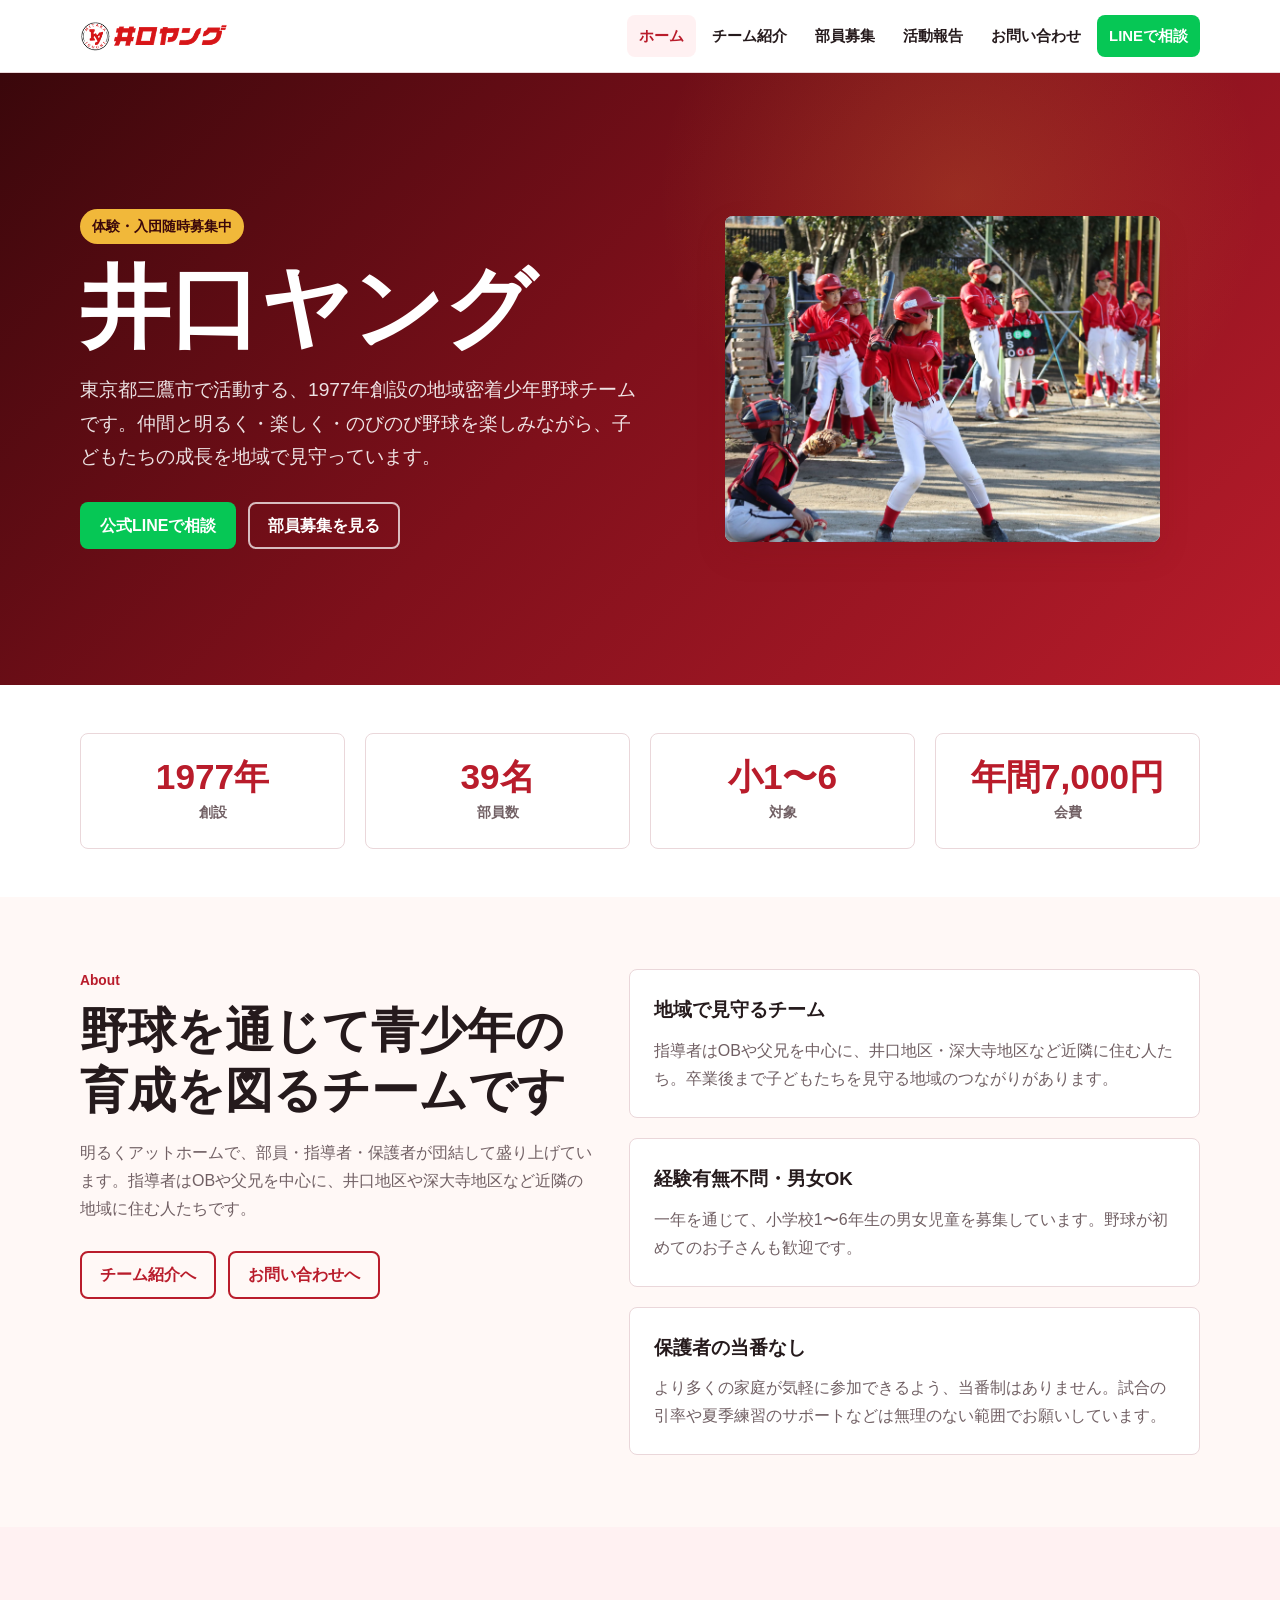
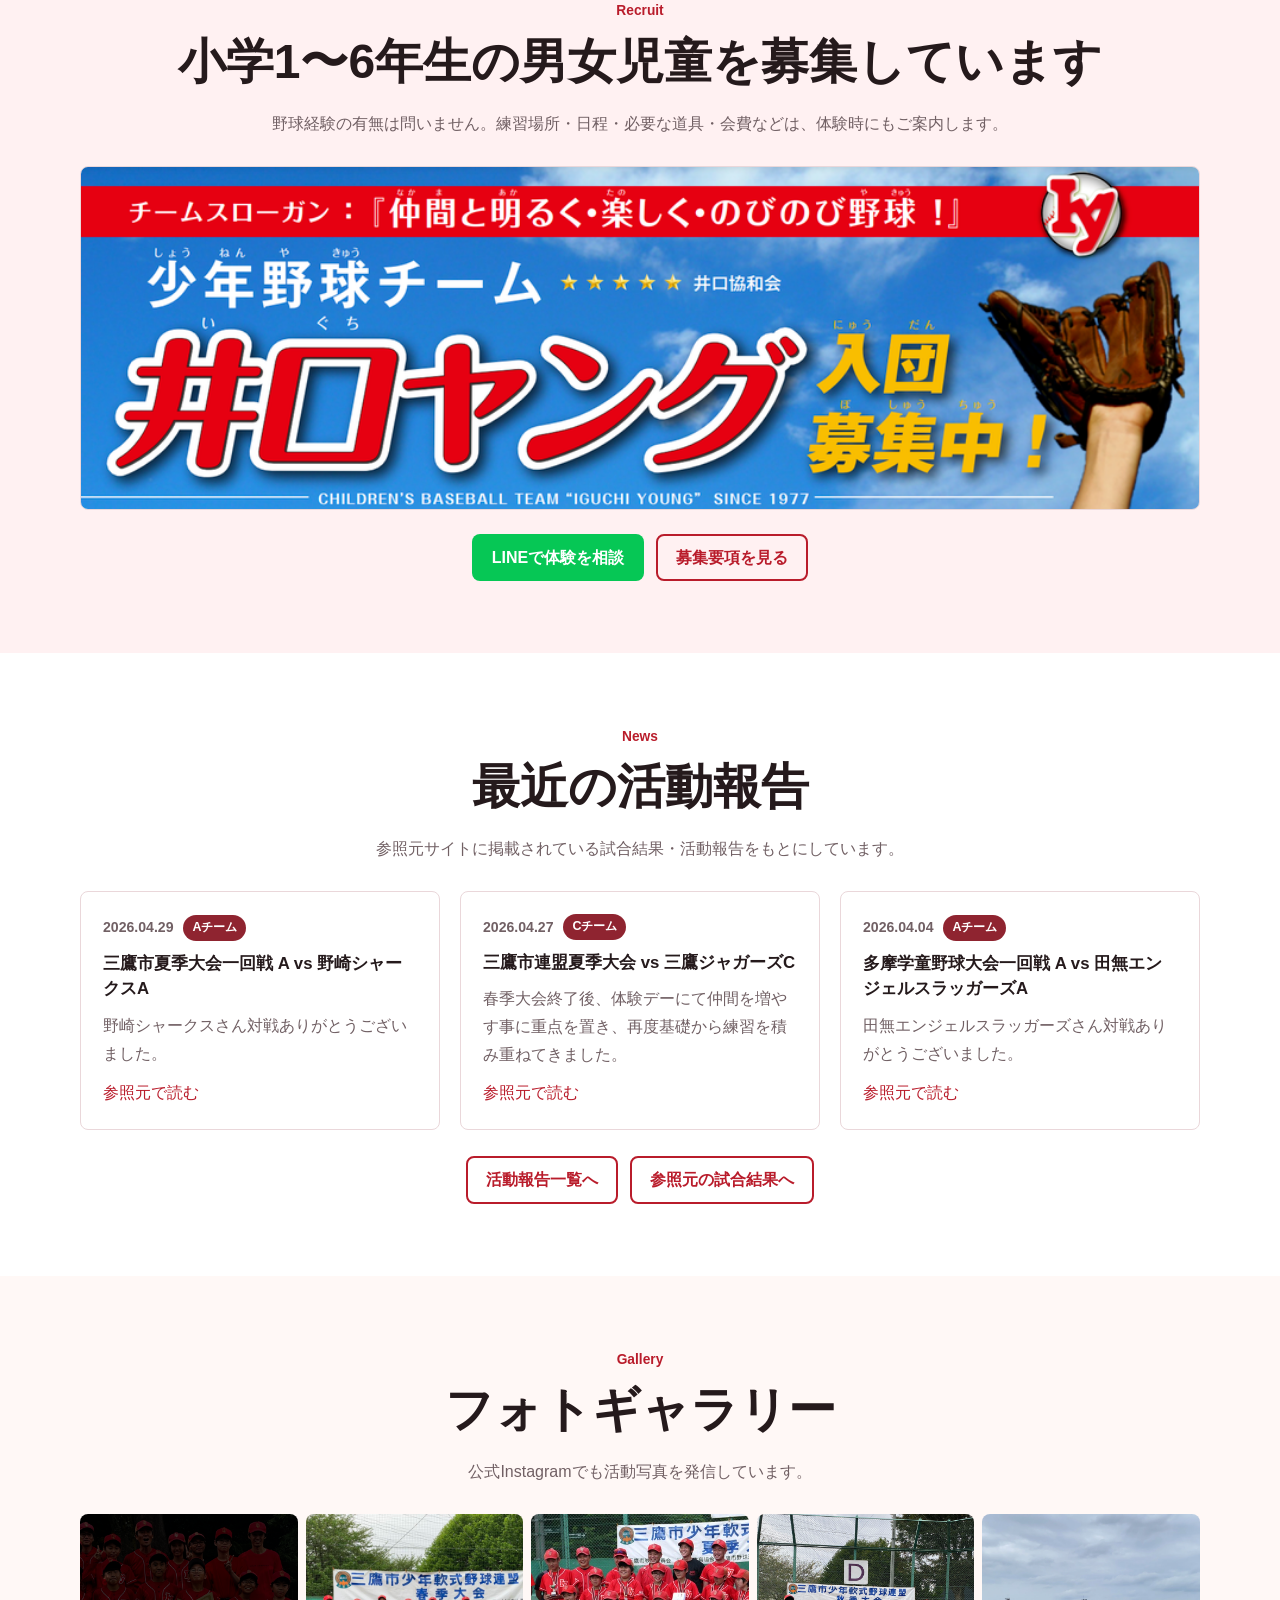
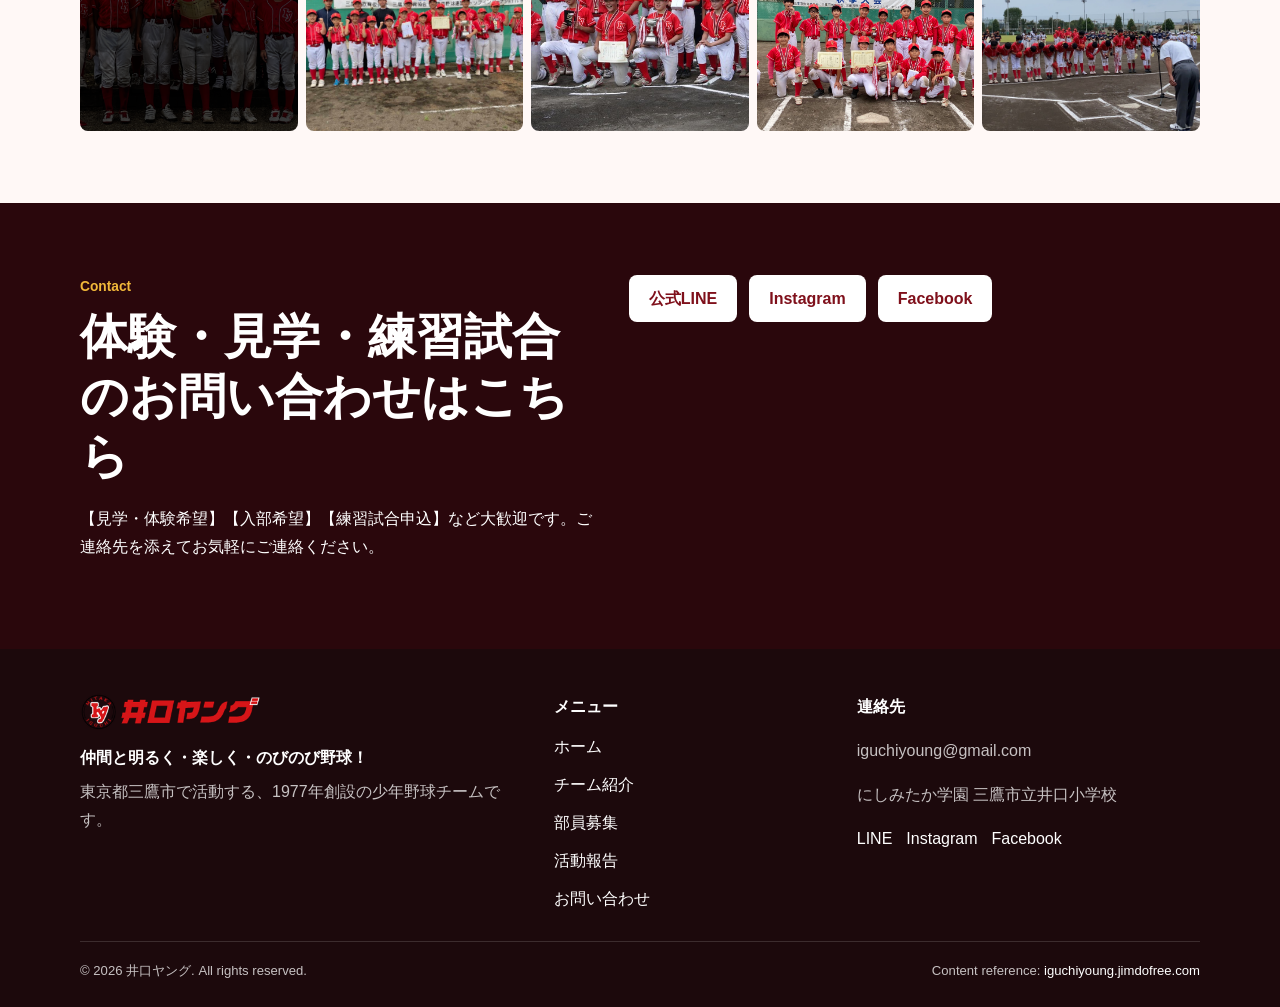
<file: index.html>
<!doctype html>
<html lang="ja">
<head>
  <meta charset="utf-8">
  <meta name="viewport" content="width=device-width, initial-scale=1">
  <title>井口ヤング｜東京都三鷹市の少年野球チーム</title>
  <meta name="description" content="井口ヤングは東京都三鷹市で活動する少年野球チームです。体験・入団は随時受付中。公式LINE、Instagram、Facebookのリンクも掲載しています。">
  <meta property="og:title" content="井口ヤング｜東京都三鷹市の少年野球チーム">
  <meta property="og:description" content="仲間と明るく・楽しく・のびのび野球！体験・入団は随時受付中です。">
  <meta property="og:image" content="images/hero.jpg">
  <meta property="og:type" content="website">
  <link rel="stylesheet" href="css/style.css">
</head>
<body data-page="home">
  <header id="site-header" class="site-header"></header>

  <main>
    <section class="hero">
      <div class="hero-layout">
        <div class="hero-copy">
          <span class="hero-kicker">体験・入団随時募集中</span>
          <h1>井口ヤング</h1>
          <p>東京都三鷹市で活動する、1977年創設の地域密着少年野球チームです。仲間と明るく・楽しく・のびのび野球を楽しみながら、子どもたちの成長を地域で見守っています。</p>
          <div class="hero-actions">
            <a class="button button-primary" href="https://lin.ee/oZJ19DI" data-line-href>公式LINEで相談</a>
            <a class="button button-secondary" href="recruit.html">部員募集を見る</a>
          </div>
        </div>
        <figure class="hero-media">
          <img src="images/hero.jpg" alt="井口ヤングの活動写真">
        </figure>
      </div>
    </section>

    <section class="section-tight band-white">
      <div class="container">
        <div id="stats-grid" class="grid grid-4"></div>
      </div>
    </section>

    <section class="section">
      <div class="container split">
        <div>
          <p class="eyebrow">About</p>
          <h2 class="section-title">野球を通じて青少年の育成を図るチームです</h2>
          <p class="section-lead">明るくアットホームで、部員・指導者・保護者が団結して盛り上げています。指導者はOBや父兄を中心に、井口地区や深大寺地区など近隣の地域に住む人たちです。</p>
          <div class="action-row">
            <a class="button button-outline" href="team.html">チーム紹介へ</a>
            <a class="button button-outline" href="contact.html">お問い合わせへ</a>
          </div>
        </div>
        <div id="home-highlights" class="grid"></div>
      </div>
    </section>

    <section class="section band-green">
      <div class="container">
        <div class="center">
          <p class="eyebrow">Recruit</p>
          <h2 class="section-title">小学1〜6年生の男女児童を募集しています</h2>
          <p class="section-lead">野球経験の有無は問いません。練習場所・日程・必要な道具・会費などは、体験時にもご案内します。</p>
        </div>
        <img class="recruit-banner" src="images/recruit-banner.png" alt="三鷹市少年野球チーム 井口ヤング 入団募集中">
        <div class="action-row" style="justify-content:center;margin-top:24px">
          <a class="button button-primary" href="https://lin.ee/oZJ19DI" data-line-href>LINEで体験を相談</a>
          <a class="button button-outline" href="recruit.html">募集要項を見る</a>
        </div>
      </div>
    </section>

    <section class="section band-white">
      <div class="container">
        <div class="center">
          <p class="eyebrow">News</p>
          <h2 class="section-title">最近の活動報告</h2>
          <p class="section-lead">参照元サイトに掲載されている試合結果・活動報告をもとにしています。</p>
        </div>
        <div id="recent-posts" class="grid grid-3"></div>
        <div class="action-row" style="justify-content:center;margin-top:26px">
          <a class="button button-outline" href="news.html">活動報告一覧へ</a>
          <a class="button button-outline" href="https://iguchiyoung.jimdofree.com/試合結果/" target="_blank" rel="noopener">参照元の試合結果へ</a>
        </div>
      </div>
    </section>

    <section class="section">
      <div class="container">
        <div class="center">
          <p class="eyebrow">Gallery</p>
          <h2 class="section-title">フォトギャラリー</h2>
          <p class="section-lead">公式Instagramでも活動写真を発信しています。</p>
        </div>
        <div id="gallery-grid" class="gallery-grid"></div>
      </div>
    </section>

    <section class="section band-dark">
      <div class="container split">
        <div>
          <p class="eyebrow" style="color:#f1b83a">Contact</p>
          <h2 class="section-title">体験・見学・練習試合のお問い合わせはこちら</h2>
          <p>【見学・体験希望】【入部希望】【練習試合申込】など大歓迎です。ご連絡先を添えてお気軽にご連絡ください。</p>
        </div>
        <div class="action-row">
          <a class="button button-light" href="https://lin.ee/oZJ19DI" data-line-href>公式LINE</a>
          <a class="button button-light" href="https://www.instagram.com/iguchiyoung/" data-instagram-href>Instagram</a>
          <a class="button button-light" href="https://www.facebook.com/iguchiyoung" data-facebook-href>Facebook</a>
        </div>
      </div>
    </section>
  </main>

  <footer id="site-footer" class="site-footer"></footer>
  <a class="floating-line" href="https://lin.ee/oZJ19DI" data-line-href>LINEで相談</a>

  <script src="config.js"></script>
  <script src="js/components.js"></script>
  <script src="js/main.js"></script>
</body>
</html>
</file>
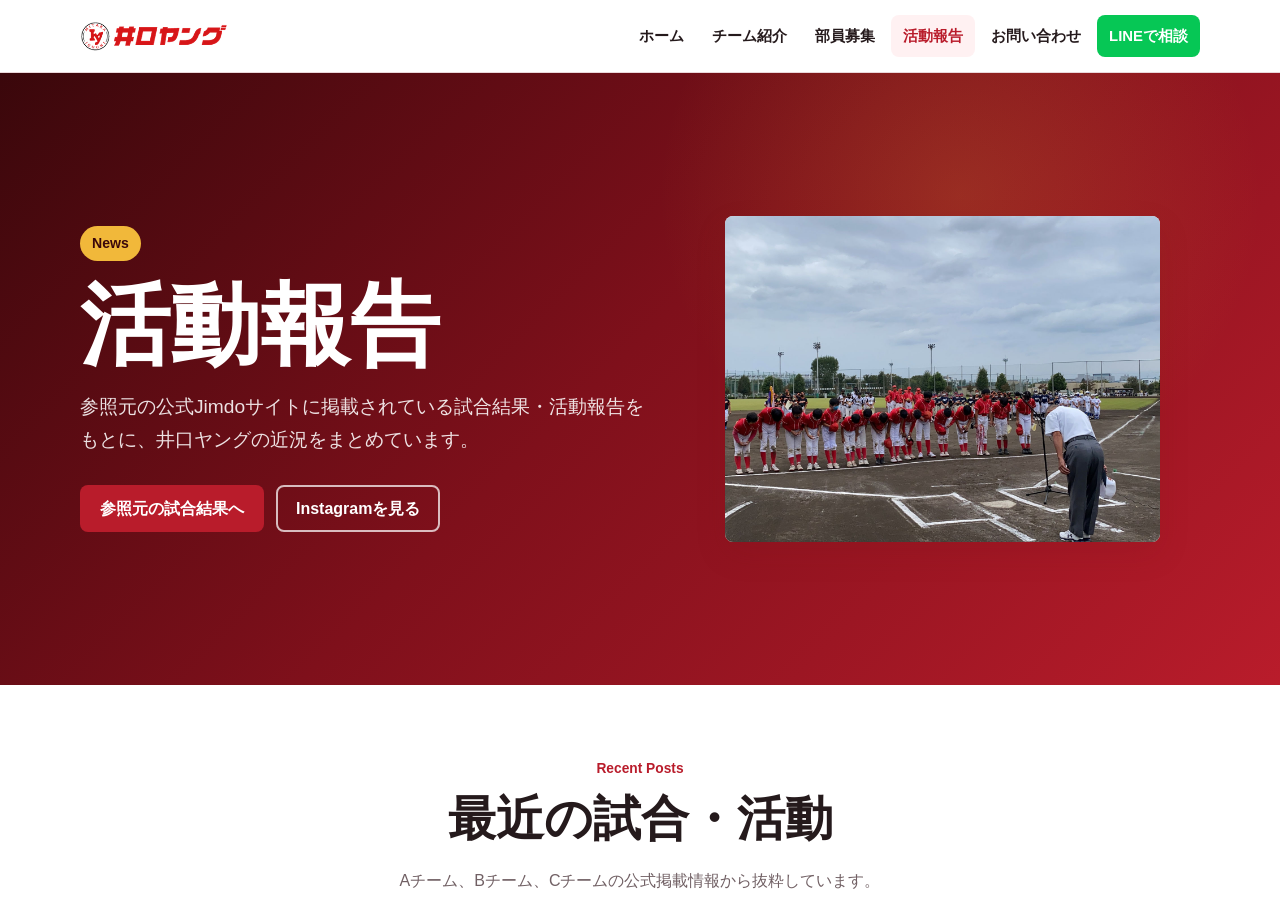
<file: news/index.html>
<!doctype html>
<html lang="ja">
<head>
  <meta charset="utf-8">
  <meta name="viewport" content="width=device-width, initial-scale=1">
  <title>活動報告｜井口ヤング</title>
  <meta http-equiv="refresh" content="0; url=../news.html">
  <link rel="canonical" href="../news.html">
</head>
<body>
  <p><a href="../news.html">活動報告ページへ移動します</a></p>
</body>
</html>
</file>
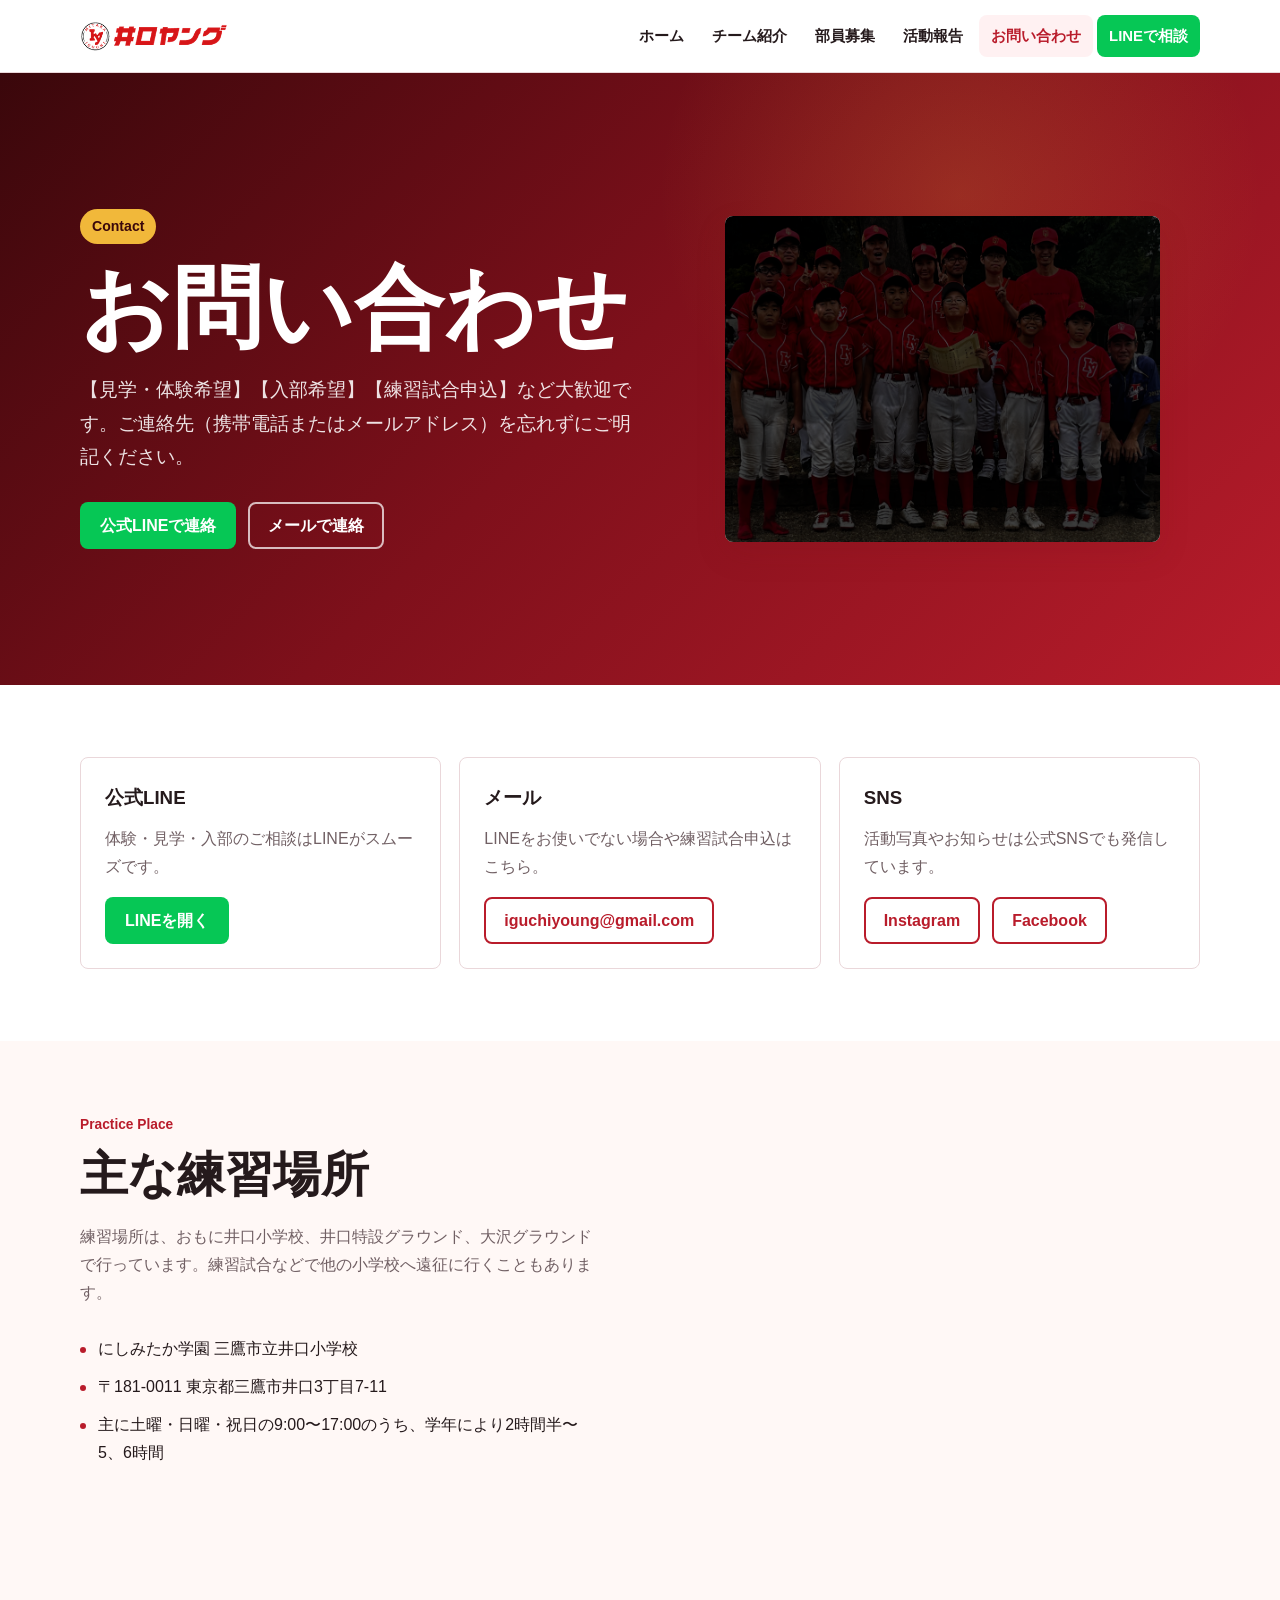
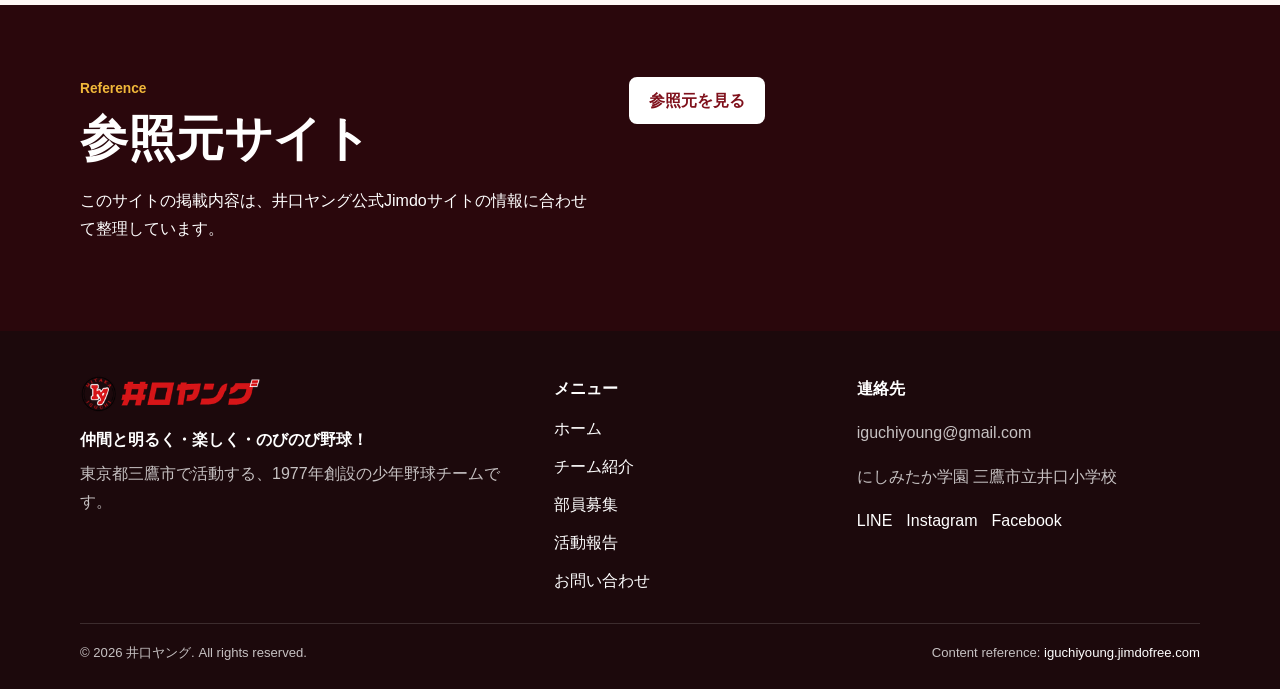
<file: contact.html>
<!doctype html>
<html lang="ja">
<head>
  <meta charset="utf-8">
  <meta name="viewport" content="width=device-width, initial-scale=1">
  <title>お問い合わせ｜井口ヤング</title>
  <meta name="description" content="井口ヤングへの見学・体験希望、入部希望、練習試合申込などのお問い合わせはこちら。公式LINE、メール、Instagram、Facebookのリンクを掲載しています。">
  <link rel="stylesheet" href="css/style.css">
</head>
<body data-page="contact">
  <header id="site-header" class="site-header"></header>

  <main>
    <section class="hero">
      <div class="hero-layout">
        <div class="hero-copy">
          <span class="hero-kicker">Contact</span>
          <h1>お問い合わせ</h1>
          <p>【見学・体験希望】【入部希望】【練習試合申込】など大歓迎です。ご連絡先（携帯電話またはメールアドレス）を忘れずにご明記ください。</p>
          <div class="hero-actions">
            <a class="button button-primary" href="https://lin.ee/oZJ19DI" data-line-href>公式LINEで連絡</a>
            <a class="button button-secondary" href="mailto:iguchiyoung@gmail.com" data-email-href>メールで連絡</a>
          </div>
        </div>
        <figure class="hero-media">
          <img src="images/gallery-1.png" alt="井口ヤングの活動写真">
        </figure>
      </div>
    </section>

    <section class="section band-white">
      <div class="container">
        <div class="contact-grid">
          <article class="contact-card">
            <h3>公式LINE</h3>
            <p>体験・見学・入部のご相談はLINEがスムーズです。</p>
            <p style="margin-top:16px"><a class="button button-primary" href="https://lin.ee/oZJ19DI" data-line-href>LINEを開く</a></p>
          </article>
          <article class="contact-card">
            <h3>メール</h3>
            <p>LINEをお使いでない場合や練習試合申込はこちら。</p>
            <p style="margin-top:16px"><a class="button button-outline" href="mailto:iguchiyoung@gmail.com" data-email-href>iguchiyoung@gmail.com</a></p>
          </article>
          <article class="contact-card">
            <h3>SNS</h3>
            <p>活動写真やお知らせは公式SNSでも発信しています。</p>
            <div class="action-row" style="margin-top:16px">
              <a class="button button-outline" href="https://www.instagram.com/iguchiyoung/" data-instagram-href>Instagram</a>
              <a class="button button-outline" href="https://www.facebook.com/iguchiyoung" data-facebook-href>Facebook</a>
            </div>
          </article>
        </div>
      </div>
    </section>

    <section class="section">
      <div class="container split">
        <div>
          <p class="eyebrow">Practice Place</p>
          <h2 class="section-title">主な練習場所</h2>
          <p class="section-lead">練習場所は、おもに井口小学校、井口特設グラウンド、大沢グラウンドで行っています。練習試合などで他の小学校へ遠征に行くこともあります。</p>
          <ul class="plain-list">
            <li>にしみたか学園 三鷹市立井口小学校</li>
            <li>〒181-0011 東京都三鷹市井口3丁目7-11</li>
            <li>主に土曜・日曜・祝日の9:00〜17:00のうち、学年により2時間半〜5、6時間</li>
          </ul>
        </div>
        <iframe class="map-embed" src="https://www.google.com/maps/d/embed?mid=1Nne67s7f1LM7ZQeRgocyUab9JFI&amp;hl=ja&amp;ehbc=2E312F" title="井口ヤングの練習場所マップ"></iframe>
      </div>
    </section>

    <section class="section band-dark">
      <div class="container split">
        <div>
          <p class="eyebrow" style="color:#f1b83a">Reference</p>
          <h2 class="section-title">参照元サイト</h2>
          <p>このサイトの掲載内容は、井口ヤング公式Jimdoサイトの情報に合わせて整理しています。</p>
        </div>
        <div class="action-row">
          <a class="button button-light" href="https://iguchiyoung.jimdofree.com/" target="_blank" rel="noopener">参照元を見る</a>
        </div>
      </div>
    </section>
  </main>

  <footer id="site-footer" class="site-footer"></footer>
  <a class="floating-line" href="https://lin.ee/oZJ19DI" data-line-href>LINEで相談</a>

  <script src="config.js"></script>
  <script src="js/components.js"></script>
  <script src="js/main.js"></script>
</body>
</html>
</file>
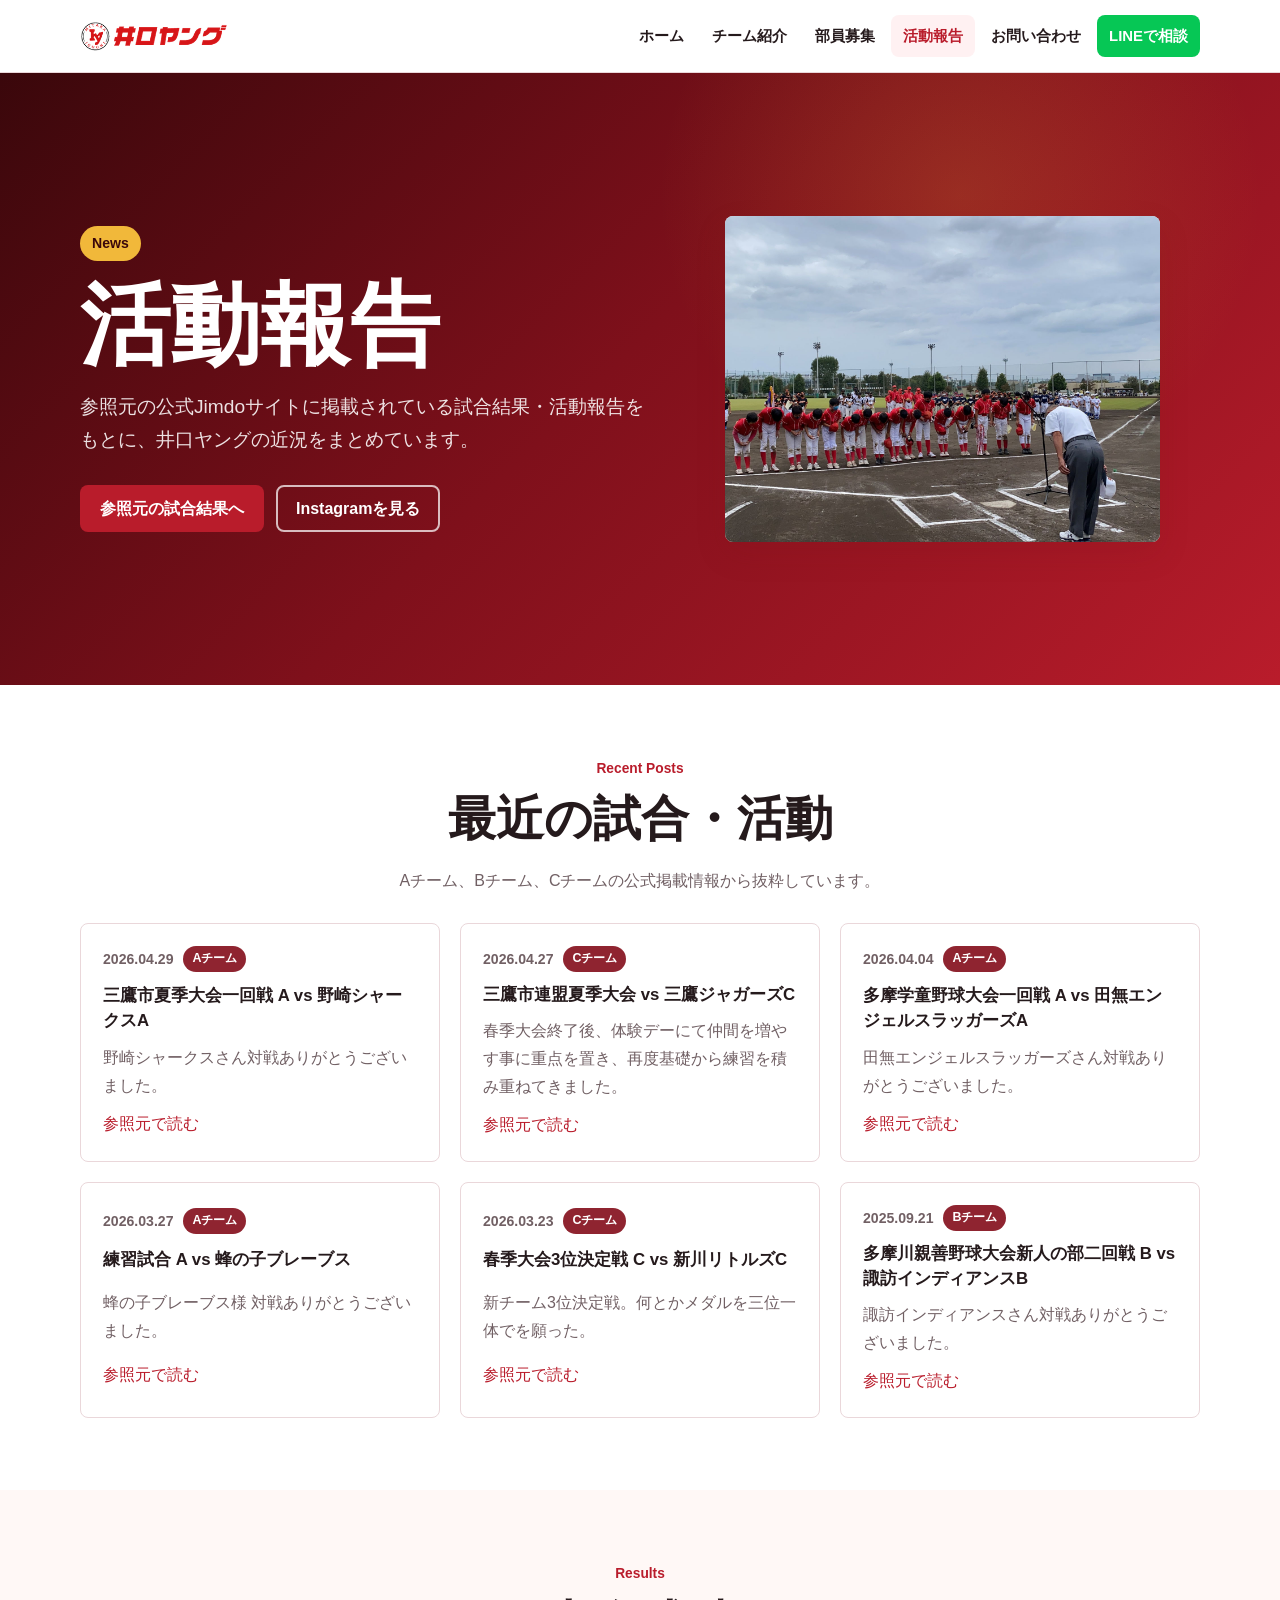
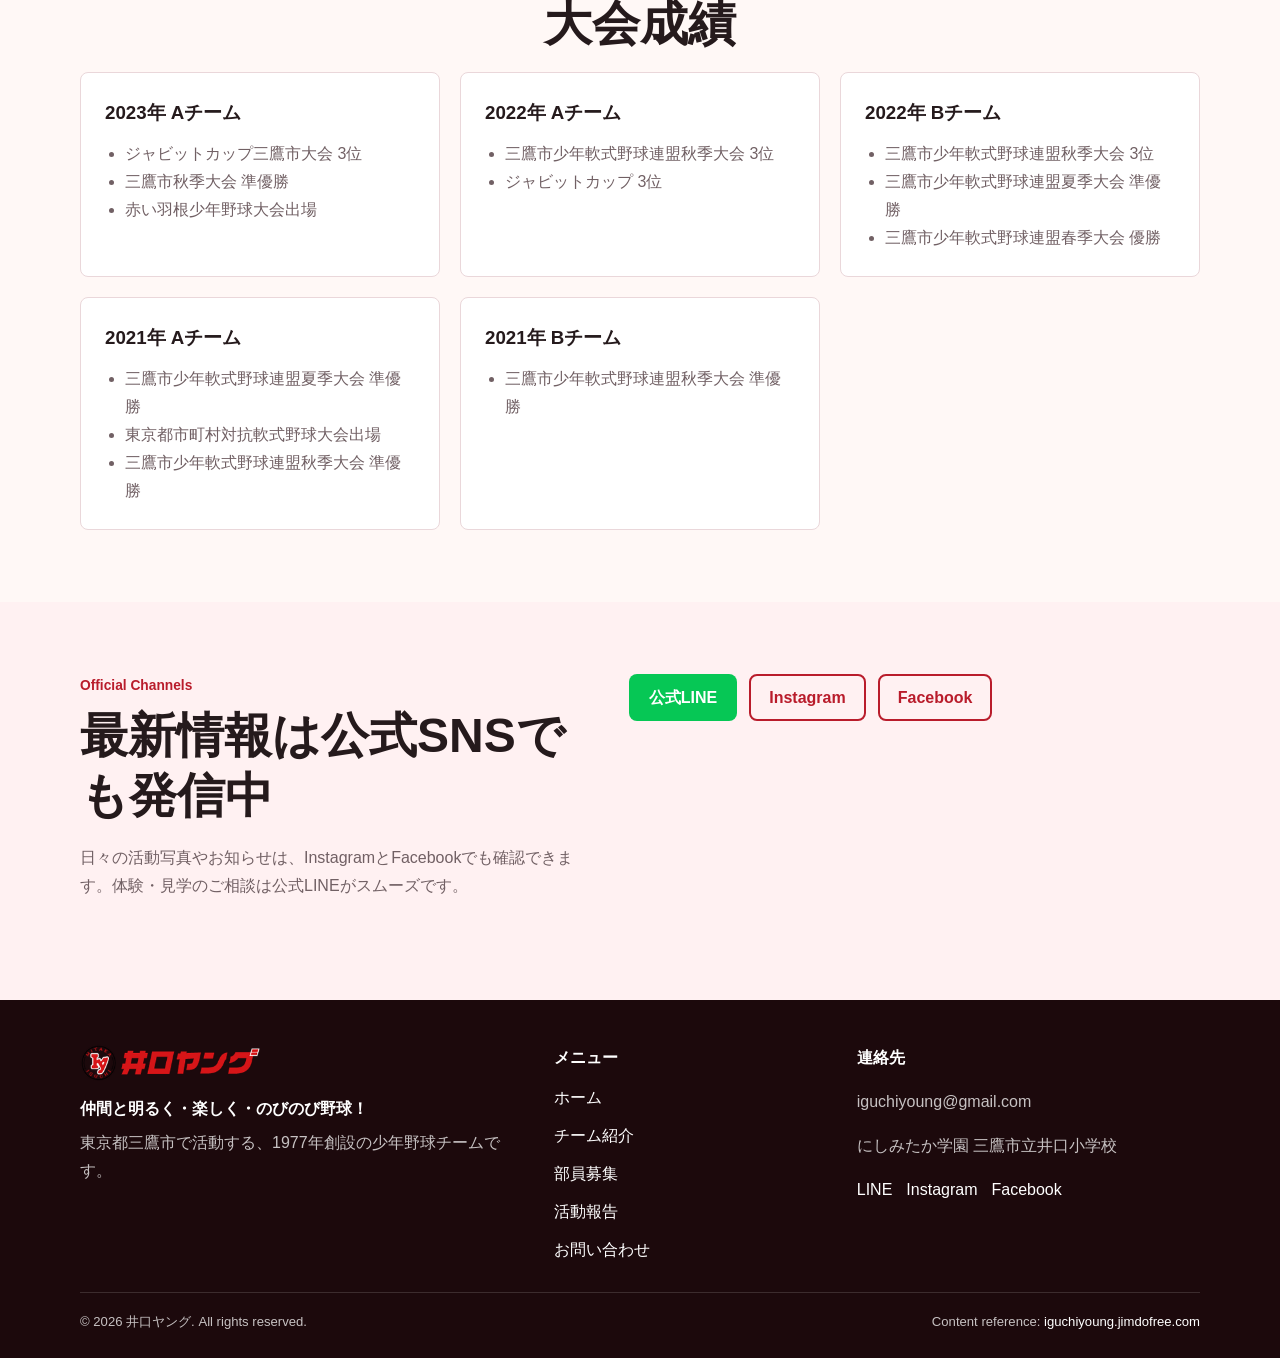
<file: news.html>
<!doctype html>
<html lang="ja">
<head>
  <meta charset="utf-8">
  <meta name="viewport" content="width=device-width, initial-scale=1">
  <title>活動報告｜井口ヤング</title>
  <meta name="description" content="井口ヤングの活動報告・試合結果・大会成績を、参照元の公式Jimdoサイト情報に合わせて掲載しています。">
  <link rel="stylesheet" href="css/style.css">
</head>
<body data-page="news">
  <header id="site-header" class="site-header"></header>

  <main>
    <section class="hero">
      <div class="hero-layout">
        <div class="hero-copy">
          <span class="hero-kicker">News</span>
          <h1>活動報告</h1>
          <p>参照元の公式Jimdoサイトに掲載されている試合結果・活動報告をもとに、井口ヤングの近況をまとめています。</p>
          <div class="hero-actions">
            <a class="button button-primary" href="https://iguchiyoung.jimdofree.com/試合結果/" target="_blank" rel="noopener">参照元の試合結果へ</a>
            <a class="button button-secondary" href="https://www.instagram.com/iguchiyoung/" data-instagram-href>Instagramを見る</a>
          </div>
        </div>
        <figure class="hero-media">
          <img src="images/gallery-5.jpg" alt="井口ヤングの集合写真">
        </figure>
      </div>
    </section>

    <section class="section band-white">
      <div class="container">
        <div class="center">
          <p class="eyebrow">Recent Posts</p>
          <h2 class="section-title">最近の試合・活動</h2>
          <p class="section-lead">Aチーム、Bチーム、Cチームの公式掲載情報から抜粋しています。</p>
        </div>
        <div id="news-list" class="grid grid-3"></div>
      </div>
    </section>

    <section class="section">
      <div class="container">
        <div class="center">
          <p class="eyebrow">Results</p>
          <h2 class="section-title">大会成績</h2>
        </div>
        <div id="achievements-list" class="grid grid-3"></div>
      </div>
    </section>

    <section class="section band-green">
      <div class="container split">
        <div>
          <p class="eyebrow">Official Channels</p>
          <h2 class="section-title">最新情報は公式SNSでも発信中</h2>
          <p class="section-lead">日々の活動写真やお知らせは、InstagramとFacebookでも確認できます。体験・見学のご相談は公式LINEがスムーズです。</p>
        </div>
        <div class="action-row">
          <a class="button button-primary" href="https://lin.ee/oZJ19DI" data-line-href>公式LINE</a>
          <a class="button button-outline" href="https://www.instagram.com/iguchiyoung/" data-instagram-href>Instagram</a>
          <a class="button button-outline" href="https://www.facebook.com/iguchiyoung" data-facebook-href>Facebook</a>
        </div>
      </div>
    </section>
  </main>

  <footer id="site-footer" class="site-footer"></footer>
  <a class="floating-line" href="https://lin.ee/oZJ19DI" data-line-href>LINEで相談</a>

  <script src="config.js"></script>
  <script src="js/components.js"></script>
  <script src="js/main.js"></script>
</body>
</html>
</file>
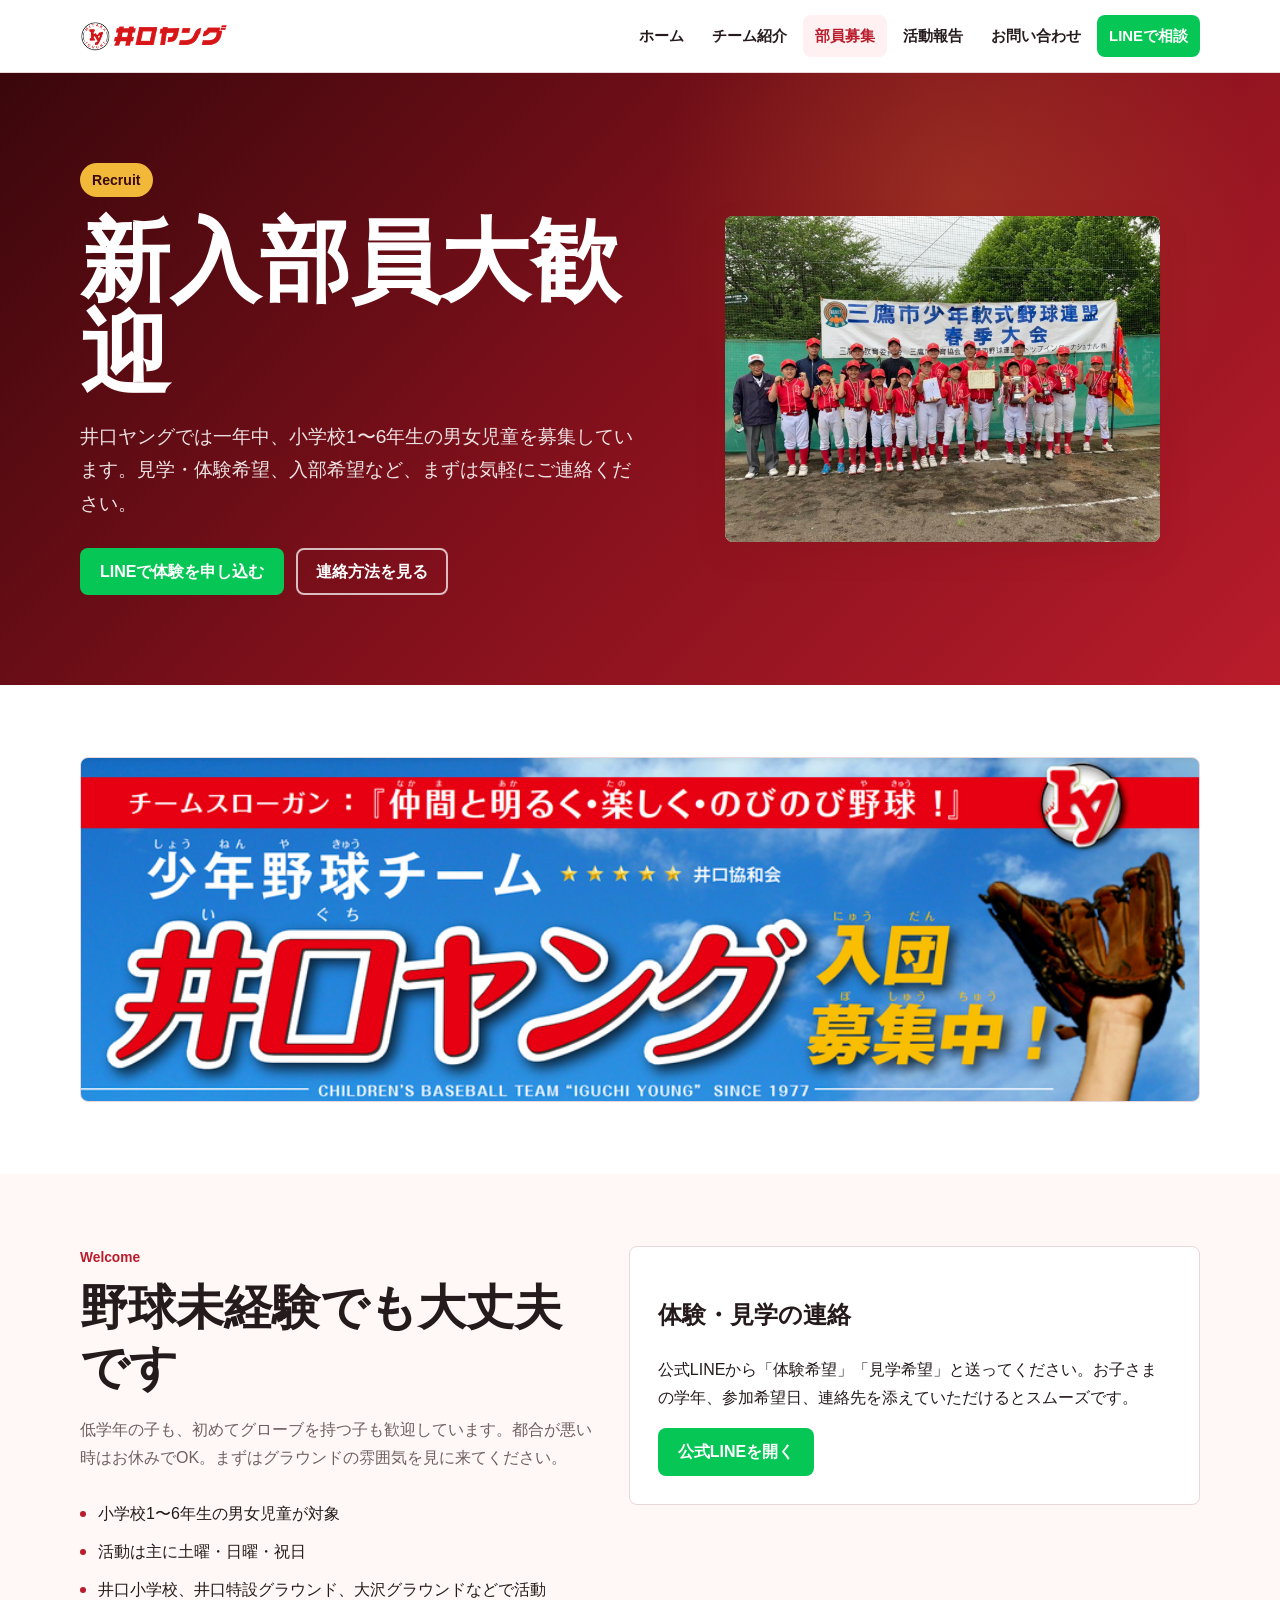
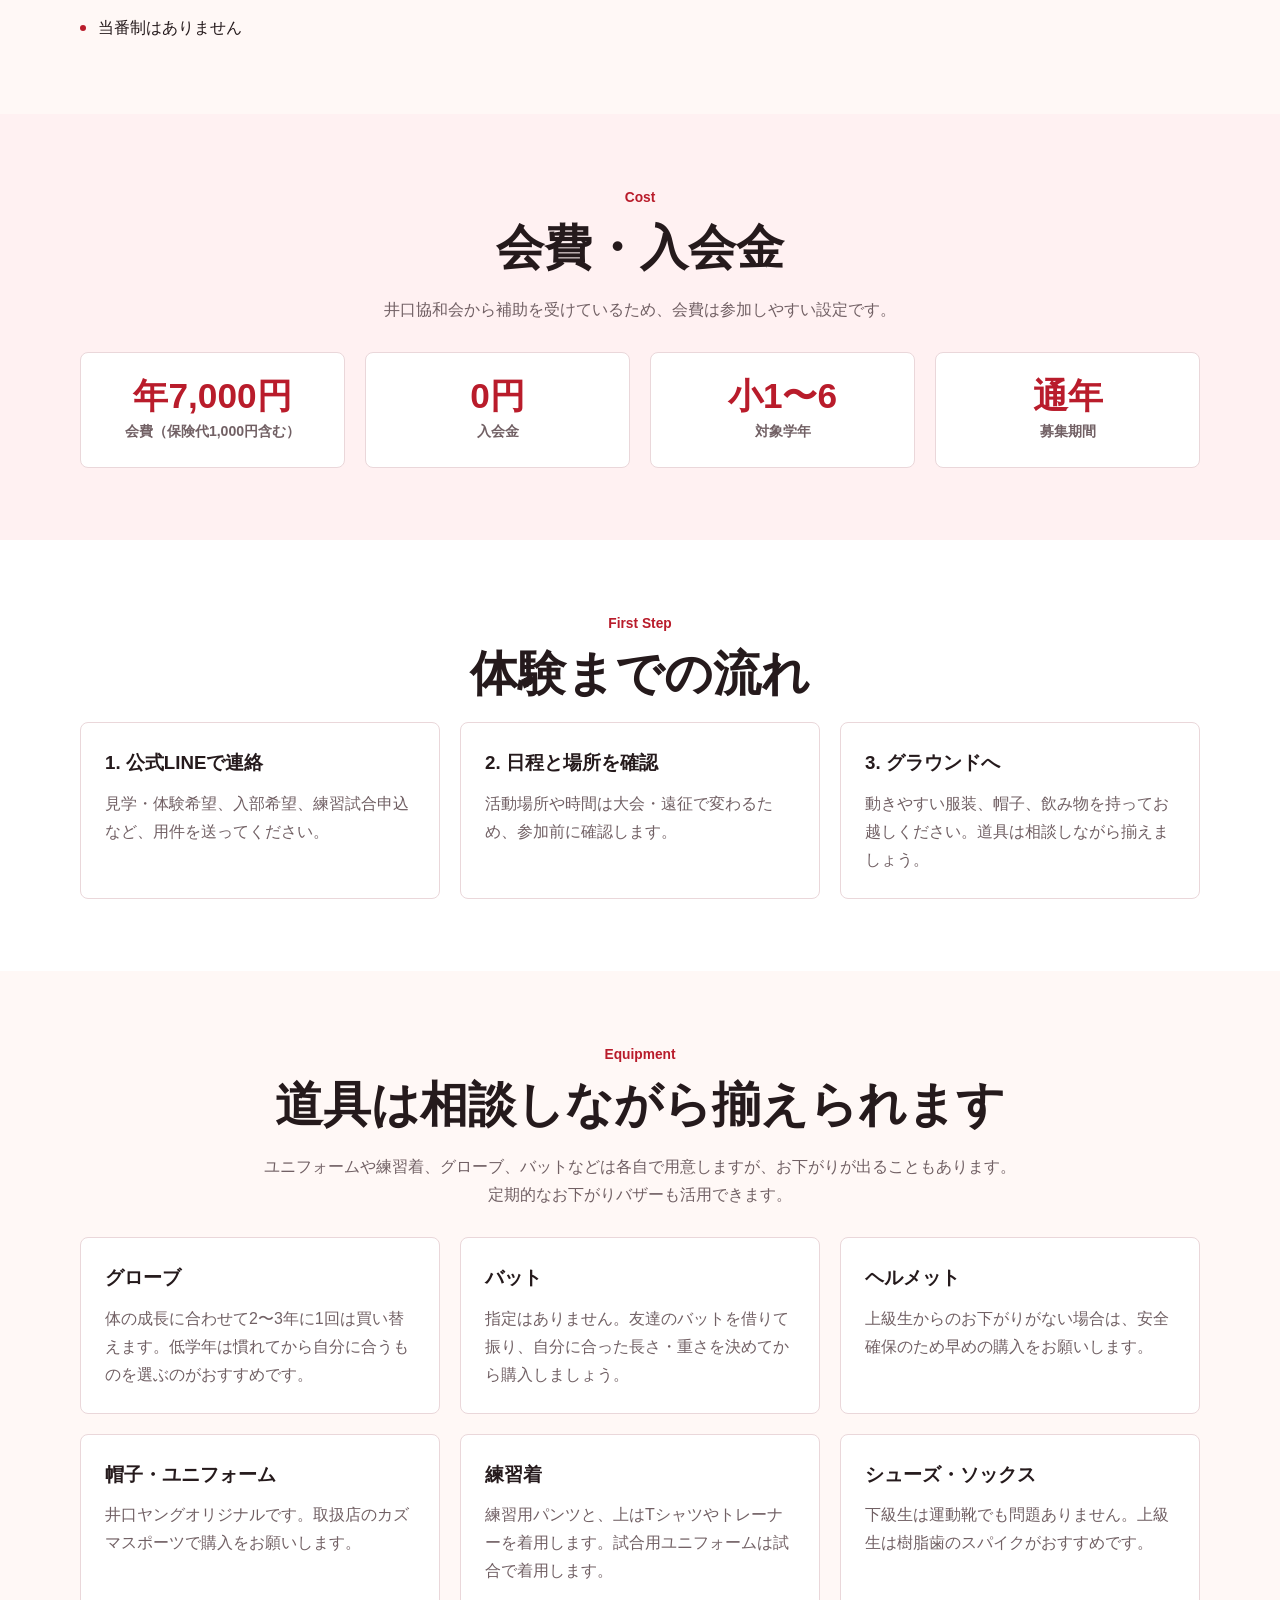
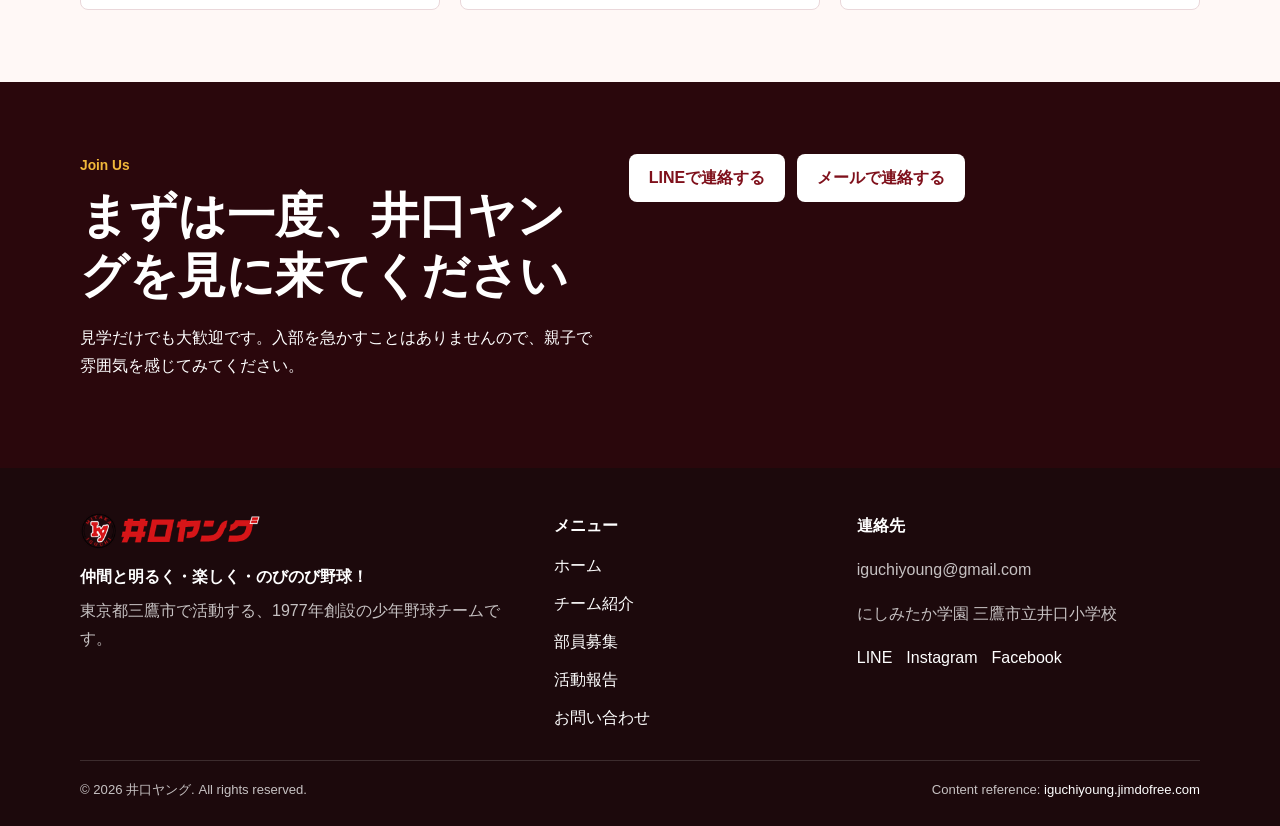
<file: recruit.html>
<!doctype html>
<html lang="ja">
<head>
  <meta charset="utf-8">
  <meta name="viewport" content="width=device-width, initial-scale=1">
  <title>部員募集・体験入部｜井口ヤング</title>
  <meta name="description" content="井口ヤングでは小学校1〜6年生の男女児童を一年中募集しています。体験・見学・入部希望は公式LINEからお気軽にご連絡ください。">
  <link rel="stylesheet" href="css/style.css">
</head>
<body data-page="recruit">
  <header id="site-header" class="site-header"></header>

  <main>
    <section class="hero">
      <div class="hero-layout">
        <div class="hero-copy">
          <span class="hero-kicker">Recruit</span>
          <h1>新入部員大歓迎</h1>
          <p>井口ヤングでは一年中、小学校1〜6年生の男女児童を募集しています。見学・体験希望、入部希望など、まずは気軽にご連絡ください。</p>
          <div class="hero-actions">
            <a class="button button-primary" href="https://lin.ee/oZJ19DI" data-line-href>LINEで体験を申し込む</a>
            <a class="button button-secondary" href="contact.html">連絡方法を見る</a>
          </div>
        </div>
        <figure class="hero-media">
          <img src="images/gallery-2.jpg" alt="井口ヤングの試合風景">
        </figure>
      </div>
    </section>

    <section class="section band-white">
      <div class="container">
        <img class="recruit-banner" src="images/recruit-banner.png" alt="井口ヤング 入団募集中">
      </div>
    </section>

    <section class="section">
      <div class="container split">
        <div>
          <p class="eyebrow">Welcome</p>
          <h2 class="section-title">野球未経験でも大丈夫です</h2>
          <p class="section-lead">低学年の子も、初めてグローブを持つ子も歓迎しています。都合が悪い時はお休みでOK。まずはグラウンドの雰囲気を見に来てください。</p>
          <ul class="plain-list">
            <li>小学校1〜6年生の男女児童が対象</li>
            <li>活動は主に土曜・日曜・祝日</li>
            <li>井口小学校、井口特設グラウンド、大沢グラウンドなどで活動</li>
            <li>当番制はありません</li>
          </ul>
        </div>
        <div class="panel">
          <h2>体験・見学の連絡</h2>
          <p>公式LINEから「体験希望」「見学希望」と送ってください。お子さまの学年、参加希望日、連絡先を添えていただけるとスムーズです。</p>
          <a class="button button-primary" href="https://lin.ee/oZJ19DI" data-line-href>公式LINEを開く</a>
        </div>
      </div>
    </section>

    <section class="section band-green">
      <div class="container">
        <div class="center">
          <p class="eyebrow">Cost</p>
          <h2 class="section-title">会費・入会金</h2>
          <p class="section-lead">井口協和会から補助を受けているため、会費は参加しやすい設定です。</p>
        </div>
        <div class="grid grid-4">
          <div class="stat"><strong>年7,000円</strong><span>会費（保険代1,000円含む）</span></div>
          <div class="stat"><strong>0円</strong><span>入会金</span></div>
          <div class="stat"><strong>小1〜6</strong><span>対象学年</span></div>
          <div class="stat"><strong>通年</strong><span>募集期間</span></div>
        </div>
      </div>
    </section>

    <section class="section band-white">
      <div class="container">
        <div class="center">
          <p class="eyebrow">First Step</p>
          <h2 class="section-title">体験までの流れ</h2>
        </div>
        <div class="grid grid-3">
          <article class="feature-card">
            <h3>1. 公式LINEで連絡</h3>
            <p>見学・体験希望、入部希望、練習試合申込など、用件を送ってください。</p>
          </article>
          <article class="feature-card">
            <h3>2. 日程と場所を確認</h3>
            <p>活動場所や時間は大会・遠征で変わるため、参加前に確認します。</p>
          </article>
          <article class="feature-card">
            <h3>3. グラウンドへ</h3>
            <p>動きやすい服装、帽子、飲み物を持ってお越しください。道具は相談しながら揃えましょう。</p>
          </article>
        </div>
      </div>
    </section>

    <section class="section">
      <div class="container">
        <div class="center">
          <p class="eyebrow">Equipment</p>
          <h2 class="section-title">道具は相談しながら揃えられます</h2>
          <p class="section-lead">ユニフォームや練習着、グローブ、バットなどは各自で用意しますが、お下がりが出ることもあります。定期的なお下がりバザーも活用できます。</p>
        </div>
        <div id="tools-grid" class="grid grid-3"></div>
      </div>
    </section>

    <section class="section band-dark">
      <div class="container split">
        <div>
          <p class="eyebrow" style="color:#f1b83a">Join Us</p>
          <h2 class="section-title">まずは一度、井口ヤングを見に来てください</h2>
          <p>見学だけでも大歓迎です。入部を急かすことはありませんので、親子で雰囲気を感じてみてください。</p>
        </div>
        <div class="action-row">
          <a class="button button-light" href="https://lin.ee/oZJ19DI" data-line-href>LINEで連絡する</a>
          <a class="button button-light" href="mailto:iguchiyoung@gmail.com" data-email-href>メールで連絡する</a>
        </div>
      </div>
    </section>
  </main>

  <footer id="site-footer" class="site-footer"></footer>
  <a class="floating-line" href="https://lin.ee/oZJ19DI" data-line-href>LINEで相談</a>

  <script src="config.js"></script>
  <script src="js/components.js"></script>
  <script src="js/main.js"></script>
</body>
</html>
</file>
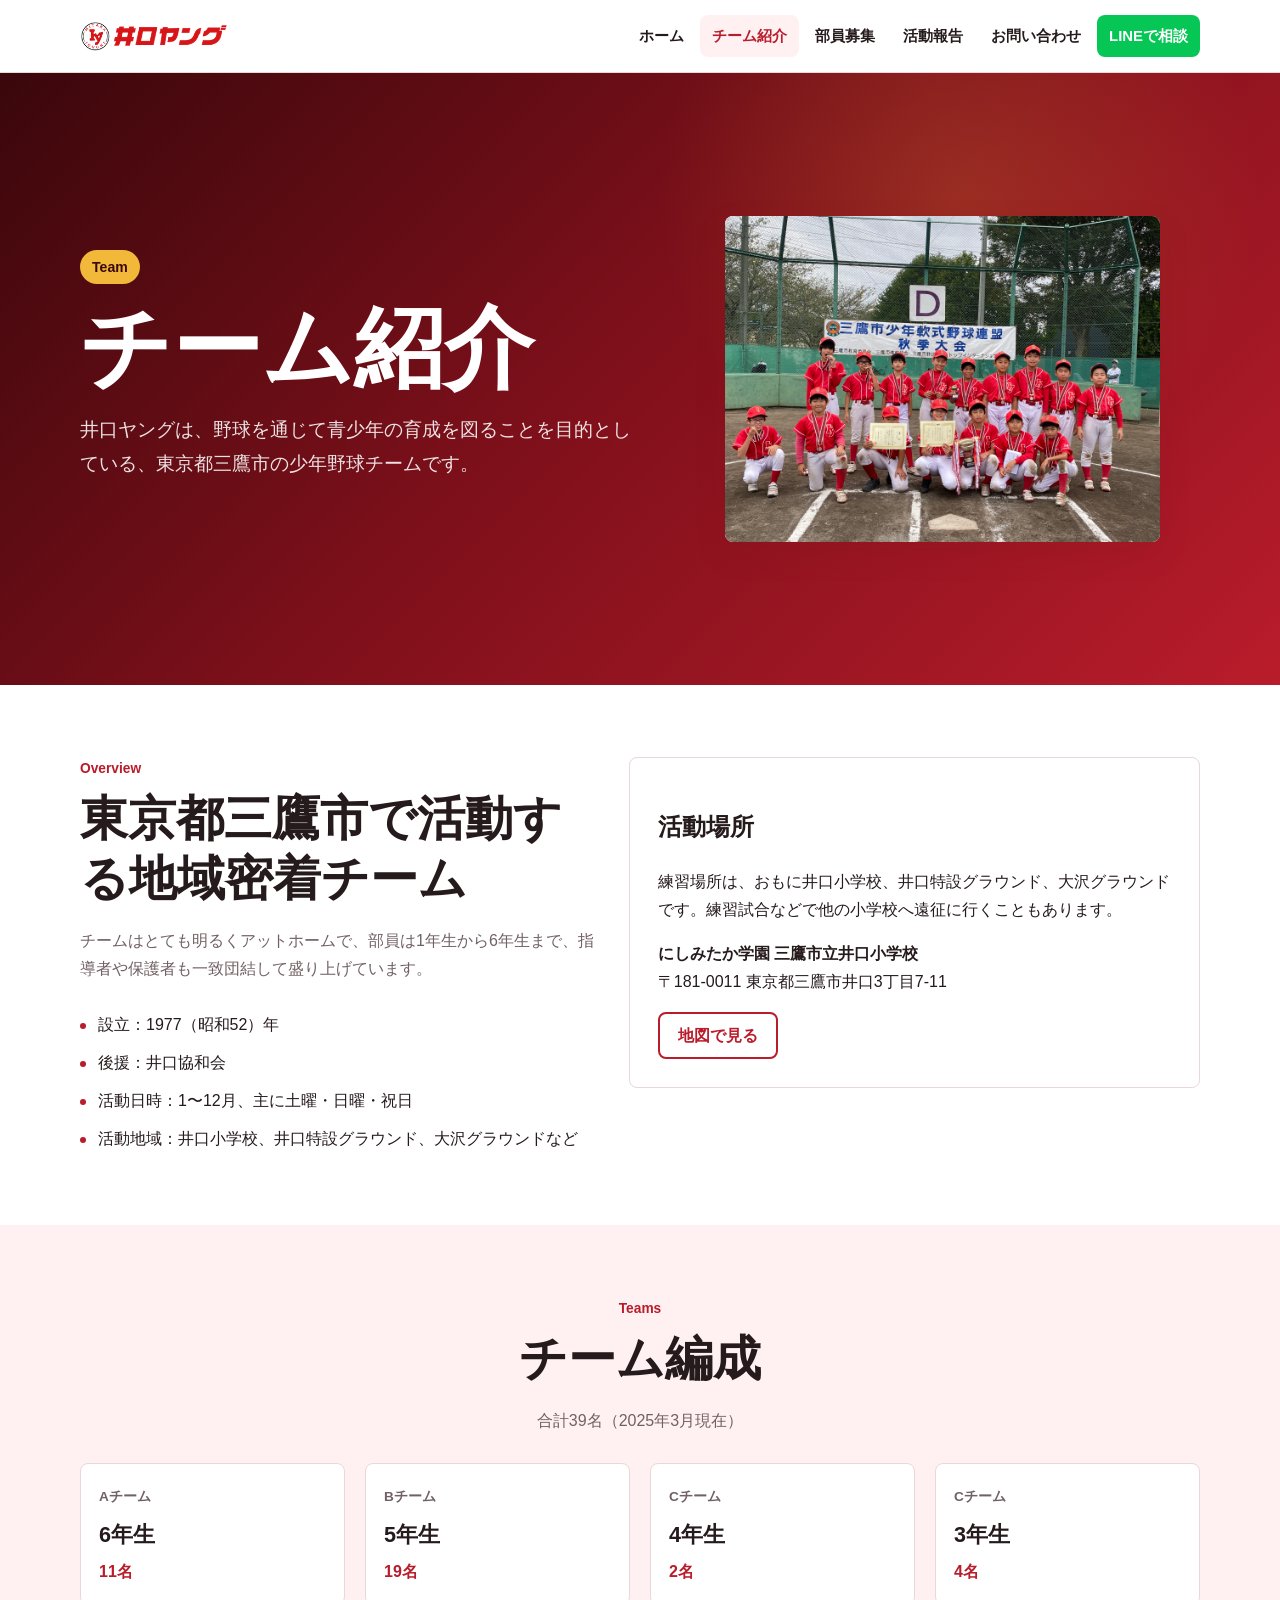
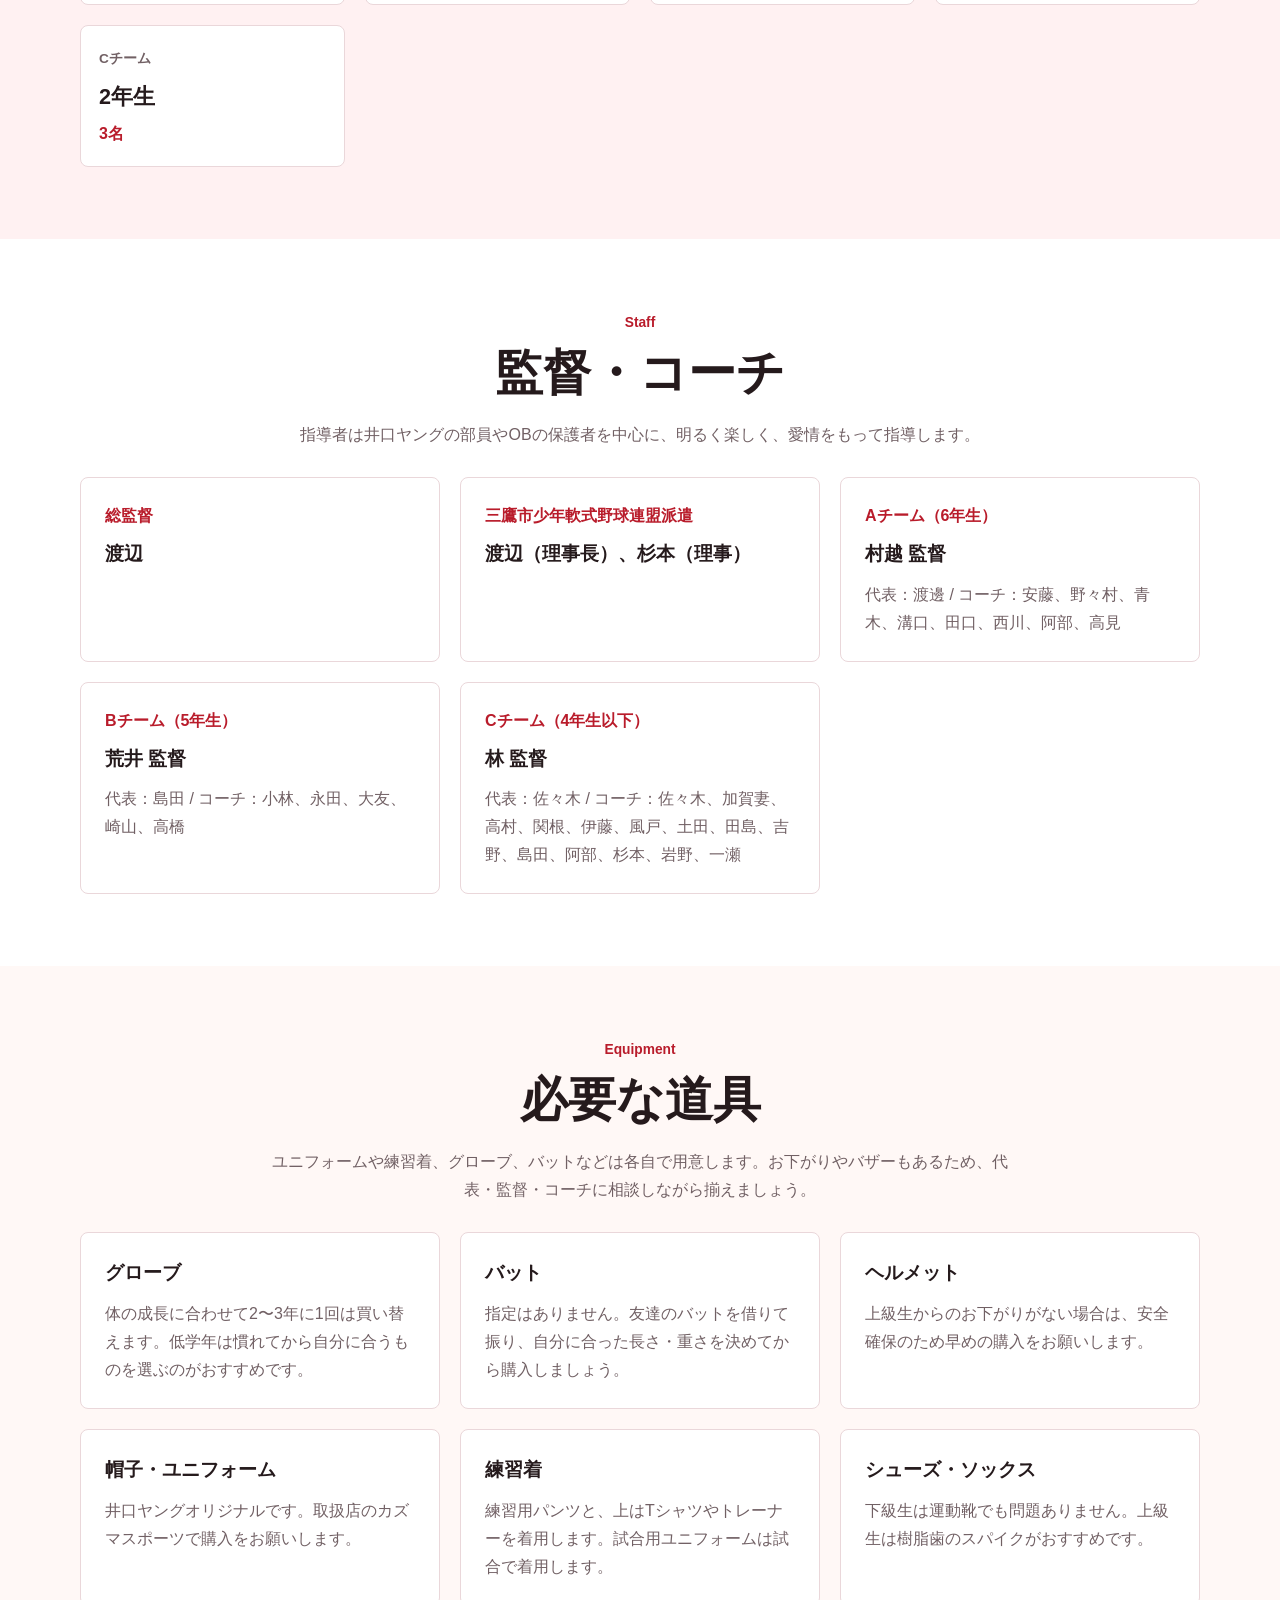
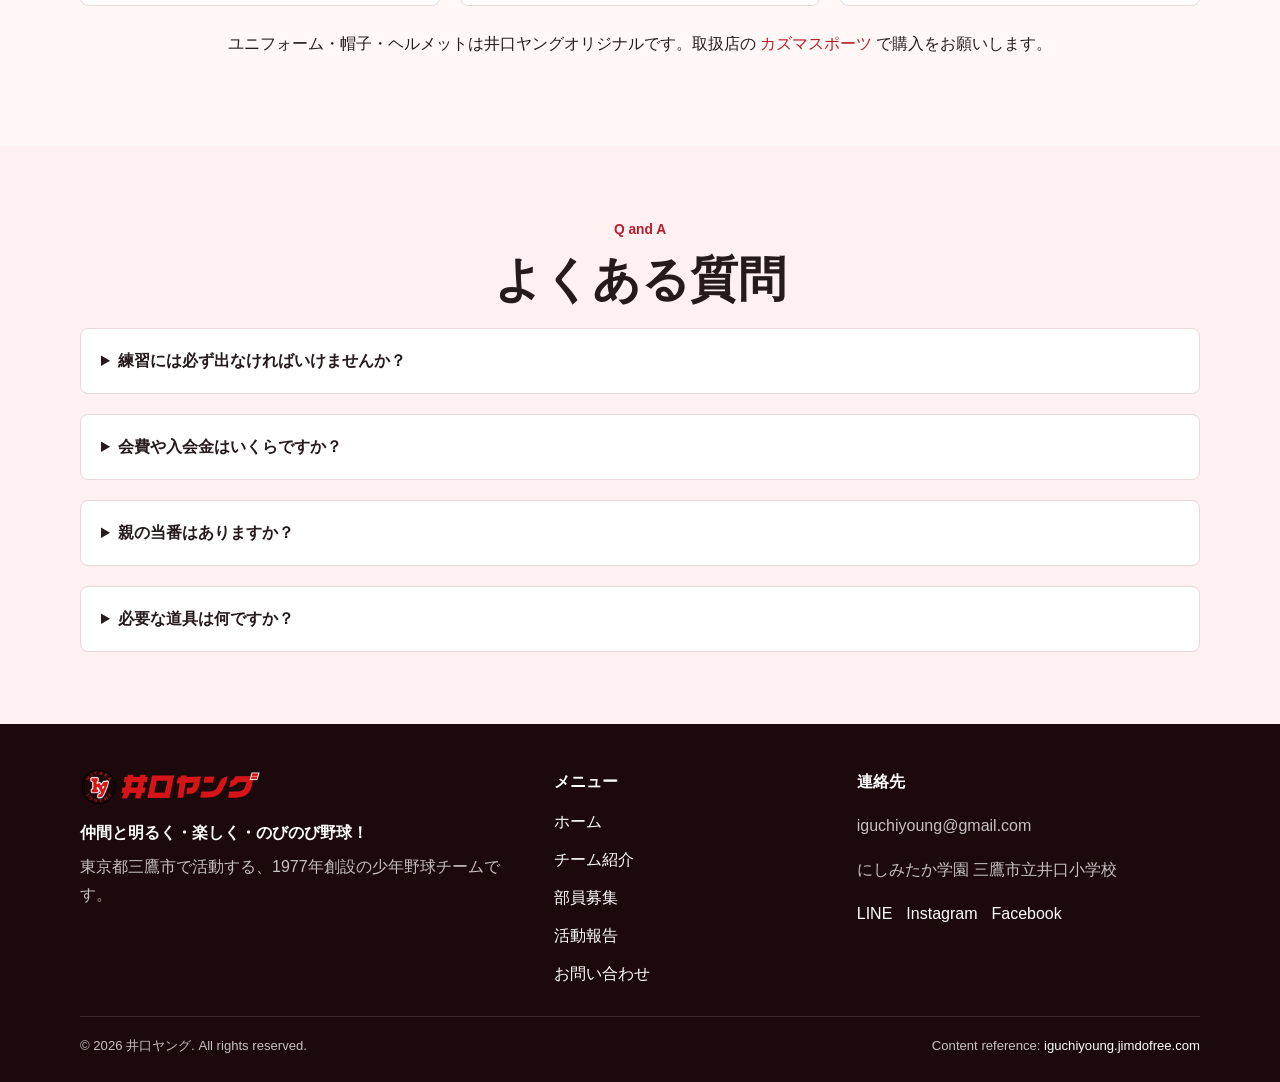
<file: team.html>
<!doctype html>
<html lang="ja">
<head>
  <meta charset="utf-8">
  <meta name="viewport" content="width=device-width, initial-scale=1">
  <title>チーム紹介｜井口ヤング</title>
  <meta name="description" content="井口ヤングのチーム概要、活動日時、練習場所、チーム編成、監督・コーチ、必要な道具を紹介します。">
  <link rel="stylesheet" href="css/style.css">
</head>
<body data-page="team">
  <header id="site-header" class="site-header"></header>

  <main>
    <section class="hero">
      <div class="hero-layout">
        <div class="hero-copy">
          <span class="hero-kicker">Team</span>
          <h1>チーム紹介</h1>
          <p>井口ヤングは、野球を通じて青少年の育成を図ることを目的としている、東京都三鷹市の少年野球チームです。</p>
        </div>
        <figure class="hero-media">
          <img src="images/gallery-4.jpg" alt="井口ヤングの練習風景">
        </figure>
      </div>
    </section>

    <section class="section band-white">
      <div class="container split">
        <div>
          <p class="eyebrow">Overview</p>
          <h2 class="section-title">東京都三鷹市で活動する地域密着チーム</h2>
          <p class="section-lead">チームはとても明るくアットホームで、部員は1年生から6年生まで、指導者や保護者も一致団結して盛り上げています。</p>
          <ul class="plain-list">
            <li>設立：1977（昭和52）年</li>
            <li>後援：井口協和会</li>
            <li>活動日時：1〜12月、主に土曜・日曜・祝日</li>
            <li>活動地域：井口小学校、井口特設グラウンド、大沢グラウンドなど</li>
          </ul>
        </div>
        <div class="panel">
          <h2>活動場所</h2>
          <p>練習場所は、おもに井口小学校、井口特設グラウンド、大沢グラウンドです。練習試合などで他の小学校へ遠征に行くこともあります。</p>
          <p><strong>にしみたか学園 三鷹市立井口小学校</strong><br>〒181-0011 東京都三鷹市井口3丁目7-11</p>
          <a class="button button-outline" href="https://www.google.com/maps/search/?api=1&query=%E4%B8%89%E9%B7%B9%E5%B8%82%E7%AB%8B%E4%BA%95%E5%8F%A3%E5%B0%8F%E5%AD%A6%E6%A0%A1" target="_blank" rel="noopener">地図で見る</a>
        </div>
      </div>
    </section>

    <section class="section band-green">
      <div class="container">
        <div class="center">
          <p class="eyebrow">Teams</p>
          <h2 class="section-title">チーム編成</h2>
          <p class="section-lead" id="composition-note"></p>
        </div>
        <div id="composition-grid" class="grid grid-4"></div>
      </div>
    </section>

    <section class="section band-white">
      <div class="container">
        <div class="center">
          <p class="eyebrow">Staff</p>
          <h2 class="section-title">監督・コーチ</h2>
          <p class="section-lead">指導者は井口ヤングの部員やOBの保護者を中心に、明るく楽しく、愛情をもって指導します。</p>
        </div>
        <div id="staff-grid" class="grid grid-3"></div>
      </div>
    </section>

    <section class="section">
      <div class="container">
        <div class="center">
          <p class="eyebrow">Equipment</p>
          <h2 class="section-title">必要な道具</h2>
          <p class="section-lead">ユニフォームや練習着、グローブ、バットなどは各自で用意します。お下がりやバザーもあるため、代表・監督・コーチに相談しながら揃えましょう。</p>
        </div>
        <div id="tools-grid" class="grid grid-3"></div>
        <p class="center" style="margin-top:24px">ユニフォーム・帽子・ヘルメットは井口ヤングオリジナルです。取扱店の <a href="https://kazuma.storeinfo.jp/" target="_blank" rel="noopener">カズマスポーツ</a> で購入をお願いします。</p>
      </div>
    </section>

    <section class="section band-green">
      <div class="container">
        <div class="center">
          <p class="eyebrow">Q and A</p>
          <h2 class="section-title">よくある質問</h2>
        </div>
        <div id="faq-list" class="grid"></div>
      </div>
    </section>
  </main>

  <footer id="site-footer" class="site-footer"></footer>
  <a class="floating-line" href="https://lin.ee/oZJ19DI" data-line-href>LINEで相談</a>

  <script src="config.js"></script>
  <script src="js/components.js"></script>
  <script src="js/main.js"></script>
</body>
</html>
</file>
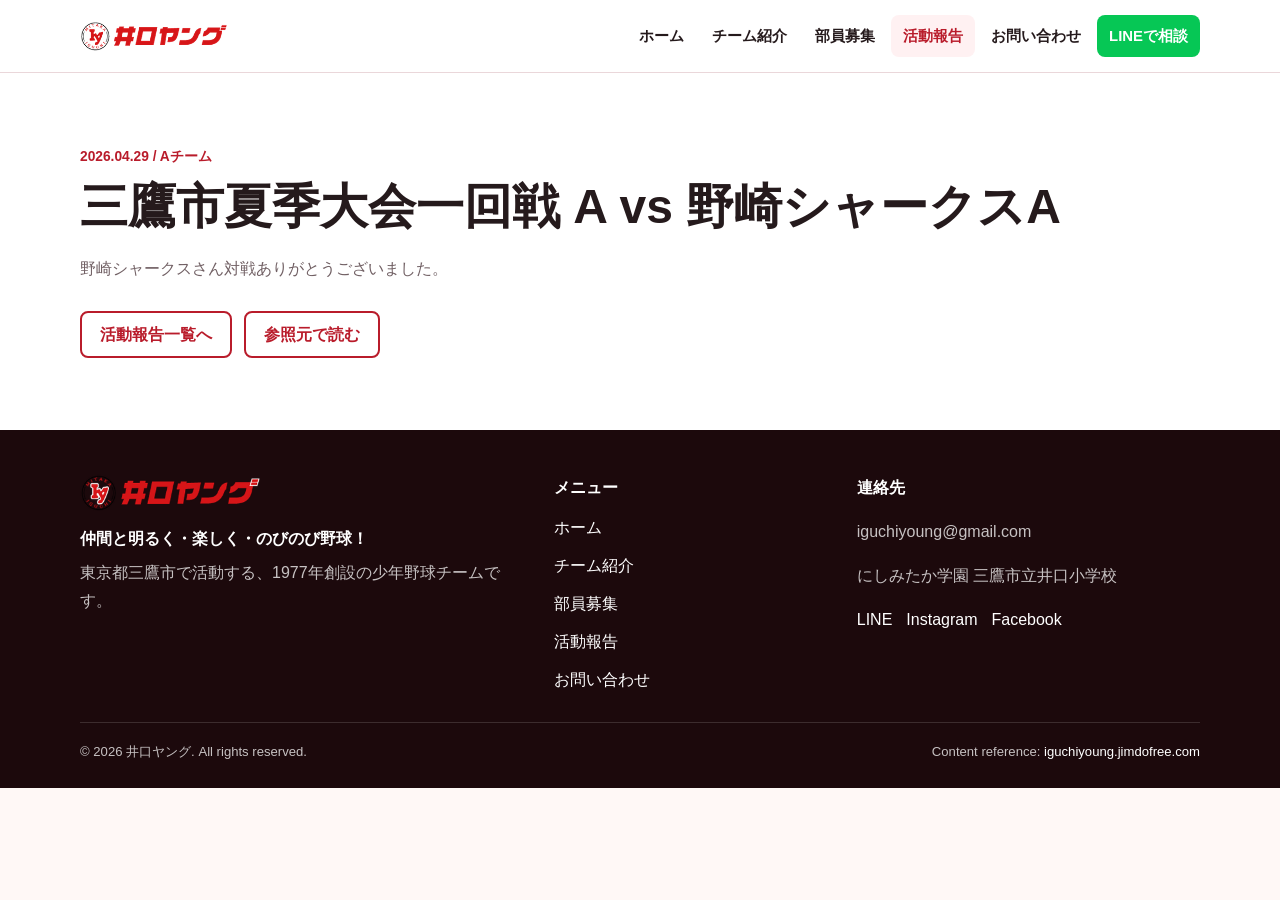
<file: news/2026-04-29.html>
<!doctype html>
<html lang="ja">
<head>
  <meta charset="utf-8">
  <meta name="viewport" content="width=device-width, initial-scale=1">
  <title>三鷹市夏季大会一回戦 A vs 野崎シャークスA｜井口ヤング</title>
  <meta name="description" content="井口ヤング Aチームの活動報告。参照元公式サイトの掲載情報に合わせた記事ページです。">
  <link rel="stylesheet" href="../css/style.css">
</head>
<body data-page="news" data-depth="../">
  <header id="site-header" class="site-header"></header>

  <main>
    <section class="section band-white">
      <div class="container">
        <p class="eyebrow">2026.04.29 / Aチーム</p>
        <h1 class="section-title">三鷹市夏季大会一回戦 A vs 野崎シャークスA</h1>
        <p class="section-lead">野崎シャークスさん対戦ありがとうございました。</p>
        <div class="action-row">
          <a class="button button-outline" href="../news.html">活動報告一覧へ</a>
          <a class="button button-outline" href="https://iguchiyoung.jimdofree.com/試合結果/aチーム/" target="_blank" rel="noopener">参照元で読む</a>
        </div>
      </div>
    </section>
  </main>

  <footer id="site-footer" class="site-footer"></footer>
  <a class="floating-line" href="https://lin.ee/oZJ19DI" data-line-href>LINEで相談</a>

  <script src="../config.js"></script>
  <script src="../js/components.js"></script>
  <script src="../js/main.js"></script>
</body>
</html>
</file>
<file: css/style.css>
:root {
  --green: #b91c2b;
  --green-dark: #7f101b;
  --green-soft: #fff1f2;
  --red: #b91c2b;
  --red-soft: #fff1f2;
  --gold: #f1b83a;
  --blue: #8f2430;
  --ink: #251a1c;
  --muted: #716064;
  --line: #ead7da;
  --paper: #ffffff;
  --bg: #fff8f6;
  --shadow: 0 12px 30px rgba(127, 16, 27, 0.16);
  --radius: 8px;
  --max: 1120px;
  --font: "Hiragino Kaku Gothic ProN", "Hiragino Sans", "Yu Gothic", Meiryo, sans-serif;
}

*,
*::before,
*::after {
  box-sizing: border-box;
}

html {
  scroll-behavior: smooth;
}

body {
  margin: 0;
  font-family: var(--font);
  color: var(--ink);
  background: var(--bg);
  line-height: 1.75;
  -webkit-font-smoothing: antialiased;
}

img {
  display: block;
  max-width: 100%;
  height: auto;
}

a {
  color: var(--green);
  text-decoration: none;
}

a:hover {
  text-decoration: underline;
}

.container {
  width: min(100% - 32px, var(--max));
  margin: 0 auto;
}

.section {
  padding: 72px 0;
}

.section-tight {
  padding: 48px 0;
}

.band-white {
  background: var(--paper);
}

.band-green {
  background: var(--green-soft);
}

.band-dark {
  background: #2a070c;
  color: #fff;
}

.eyebrow {
  color: var(--red);
  font-size: 0.86rem;
  font-weight: 800;
  margin: 0 0 8px;
}

.section-title {
  margin: 0 0 18px;
  font-size: clamp(1.8rem, 4vw, 3rem);
  line-height: 1.25;
}

.section-lead {
  color: var(--muted);
  max-width: 760px;
  margin: 0 0 28px;
}

.center {
  text-align: center;
}

.center .section-lead {
  margin-inline: auto;
}

.site-header {
  position: sticky;
  top: 0;
  z-index: 50;
  background: rgba(255, 255, 255, 0.96);
  border-bottom: 1px solid var(--line);
  backdrop-filter: blur(10px);
}

.header-inner {
  width: min(100% - 32px, var(--max));
  height: 72px;
  margin: 0 auto;
  display: flex;
  align-items: center;
  justify-content: space-between;
  gap: 24px;
}

.brand {
  display: inline-flex;
  align-items: center;
  gap: 12px;
  color: var(--ink);
  min-width: 0;
}

.brand:hover {
  text-decoration: none;
}

.brand-logo {
  width: 148px;
  height: auto;
  flex: 0 0 auto;
}

.brand strong,
.brand small {
  display: none;
}

.global-nav {
  display: flex;
  align-items: center;
  gap: 4px;
  font-size: 0.93rem;
  font-weight: 700;
}

.global-nav a,
.mobile-nav a {
  color: var(--ink);
  border-radius: var(--radius);
}

.global-nav a {
  padding: 8px 12px;
}

.global-nav a:hover,
.global-nav a.active,
.mobile-nav a:hover,
.mobile-nav a.active {
  color: var(--green);
  background: var(--green-soft);
  text-decoration: none;
}

.global-nav .nav-contact,
.mobile-nav .nav-contact {
  background: #06c755;
  color: #fff;
}

.global-nav .nav-contact:hover,
.mobile-nav .nav-contact:hover {
  background: #05ad4c;
  color: #fff;
}

.menu-button {
  display: none;
  width: 44px;
  height: 44px;
  border: 1px solid var(--line);
  background: #fff;
  border-radius: var(--radius);
  align-items: center;
  justify-content: center;
  flex-direction: column;
  gap: 5px;
}

.menu-button span {
  width: 20px;
  height: 2px;
  background: var(--ink);
  transition: transform 0.2s ease, opacity 0.2s ease;
}

.menu-button.is-open span:nth-child(1) {
  transform: translateY(7px) rotate(45deg);
}

.menu-button.is-open span:nth-child(2) {
  opacity: 0;
}

.menu-button.is-open span:nth-child(3) {
  transform: translateY(-7px) rotate(-45deg);
}

.mobile-nav {
  display: none;
  width: min(100% - 32px, var(--max));
  margin: 0 auto;
  padding: 0 0 16px;
}

.mobile-nav.is-open {
  display: grid;
  gap: 6px;
}

.mobile-nav a {
  padding: 12px 14px;
  font-weight: 700;
}

.hero {
  background:
    radial-gradient(circle at 75% 20%, rgba(241, 184, 58, 0.16), transparent 28%),
    linear-gradient(135deg, #3a070b 0%, #7f101b 48%, #b91c2b 100%);
  color: #fff;
}

.hero-layout {
  width: min(100% - 32px, var(--max));
  min-height: min(68svh, 680px);
  margin: 0 auto;
  display: grid;
  grid-template-columns: 1.05fr 0.95fr;
  gap: 36px;
  align-items: center;
  padding: 56px 0;
}

.hero-copy {
  position: relative;
  z-index: 1;
}

.hero-kicker {
  display: inline-flex;
  align-items: center;
  gap: 8px;
  margin-bottom: 18px;
  color: #3a070b;
  background: var(--gold);
  border-radius: 999px;
  padding: 5px 12px;
  font-weight: 800;
  font-size: 0.88rem;
}

.hero h1 {
  margin: 0 0 18px;
  font-size: clamp(2.4rem, 7vw, 5.8rem);
  line-height: 1.04;
}

.hero p {
  max-width: 640px;
  color: rgba(255, 255, 255, 0.88);
  font-size: clamp(1rem, 2vw, 1.2rem);
  margin: 0 0 28px;
}

.hero-actions,
.action-row {
  display: flex;
  gap: 12px;
  flex-wrap: wrap;
}

.hero-media {
  border-radius: var(--radius);
  overflow: hidden;
  box-shadow: var(--shadow);
  aspect-ratio: 4 / 3;
  background: var(--green-soft);
}

.hero-media img {
  width: 100%;
  height: 100%;
  object-fit: cover;
}

.button {
  display: inline-flex;
  align-items: center;
  justify-content: center;
  min-height: 46px;
  padding: 12px 18px;
  border-radius: var(--radius);
  border: 2px solid transparent;
  font-weight: 800;
  line-height: 1.2;
  text-align: center;
  transition: transform 0.15s ease, background 0.15s ease, border-color 0.15s ease;
}

.button:hover {
  transform: translateY(-1px);
  text-decoration: none;
}

.button-primary {
  color: #fff;
  background: var(--green);
}

.button-primary:hover {
  background: var(--green-dark);
  color: #fff;
}

.button-primary[data-line-href] {
  background: #06c755;
}

.button-primary[data-line-href]:hover {
  background: #05ad4c;
}

.button-secondary {
  color: #fff;
  border-color: rgba(255, 255, 255, 0.72);
}

.button-secondary:hover {
  color: #fff;
  background: rgba(255, 255, 255, 0.12);
}

.button-light {
  color: var(--green-dark);
  background: #fff;
}

.button-outline {
  color: var(--green);
  border-color: var(--green);
  background: transparent;
}

.grid {
  display: grid;
  gap: 20px;
}

.grid-2 {
  grid-template-columns: repeat(2, minmax(0, 1fr));
}

.grid-3 {
  grid-template-columns: repeat(3, minmax(0, 1fr));
}

.grid-4 {
  grid-template-columns: repeat(4, minmax(0, 1fr));
}

.split {
  display: grid;
  grid-template-columns: minmax(0, 0.95fr) minmax(0, 1.05fr);
  gap: 32px;
  align-items: start;
}

.panel,
.feature-card,
.news-card,
.staff-card,
.tool-card,
.mini-card,
.achievement,
.contact-card,
.faq-item {
  background: var(--paper);
  border: 1px solid var(--line);
  border-radius: var(--radius);
}

.panel {
  padding: 28px;
}

.feature-card,
.staff-card,
.tool-card,
.achievement,
.contact-card {
  padding: 24px;
}

.feature-card h3,
.staff-card h3,
.tool-card h3,
.achievement h3,
.contact-card h3 {
  margin: 0 0 10px;
}

.feature-card p,
.staff-card p,
.tool-card p,
.contact-card p,
.achievement p {
  color: var(--muted);
  margin: 0;
}

.stat {
  padding: 22px;
  background: #fff;
  border: 1px solid var(--line);
  border-radius: var(--radius);
  text-align: center;
}

.stat strong {
  display: block;
  color: var(--green);
  font-size: clamp(1.5rem, 3vw, 2.2rem);
  line-height: 1.2;
}

.stat span {
  color: var(--muted);
  font-weight: 700;
  font-size: 0.88rem;
}

.image-frame {
  border-radius: var(--radius);
  overflow: hidden;
  border: 1px solid var(--line);
  background: #fff;
}

.image-frame img {
  width: 100%;
  height: 100%;
  object-fit: cover;
}

.recruit-banner {
  width: 100%;
  border-radius: var(--radius);
  border: 1px solid var(--line);
  background: #fff;
}

.news-card {
  padding: 22px;
  display: grid;
  gap: 10px;
}

.news-card div {
  display: flex;
  align-items: center;
  gap: 10px;
  flex-wrap: wrap;
}

.news-card span {
  color: var(--muted);
  font-size: 0.88rem;
  font-weight: 700;
}

.news-card strong {
  color: #fff;
  background: var(--blue);
  border-radius: 999px;
  padding: 2px 9px;
  font-size: 0.78rem;
}

.news-card h3 {
  margin: 0;
  font-size: 1.05rem;
  line-height: 1.5;
}

.news-card p {
  margin: 0;
  color: var(--muted);
}

.mini-card {
  padding: 18px;
}

.mini-card span {
  color: var(--muted);
  font-weight: 800;
  font-size: 0.85rem;
}

.mini-card strong {
  display: block;
  margin-top: 6px;
  font-size: 1.35rem;
}

.mini-card p {
  margin: 4px 0 0;
  color: var(--green);
  font-weight: 800;
}

.staff-card span {
  display: inline-block;
  color: var(--red);
  font-weight: 800;
  margin-bottom: 8px;
}

.plain-list {
  margin: 0;
  padding: 0;
  list-style: none;
  display: grid;
  gap: 10px;
}

.plain-list li {
  padding-left: 18px;
  position: relative;
}

.plain-list li::before {
  content: "";
  width: 6px;
  height: 6px;
  border-radius: 50%;
  background: var(--green);
  position: absolute;
  left: 0;
  top: 0.72em;
}

.achievement ul {
  margin: 0;
  padding-left: 20px;
  color: var(--muted);
}

.faq-item {
  overflow: hidden;
}

.faq-item summary {
  cursor: pointer;
  padding: 18px 20px;
  font-weight: 800;
}

.faq-item p {
  margin: 0;
  padding: 0 20px 20px;
  color: var(--muted);
}

.gallery-grid {
  display: grid;
  grid-template-columns: repeat(5, minmax(0, 1fr));
  gap: 8px;
}

.gallery-item {
  display: block;
  aspect-ratio: 1 / 1;
  border-radius: var(--radius);
  overflow: hidden;
  background: #fff;
}

.gallery-item img {
  width: 100%;
  height: 100%;
  object-fit: cover;
  transition: transform 0.2s ease;
}

.gallery-item:hover img {
  transform: scale(1.04);
}

.contact-grid {
  display: grid;
  grid-template-columns: repeat(3, minmax(0, 1fr));
  gap: 18px;
}

.map-embed {
  width: 100%;
  height: 420px;
  border: 0;
  border-radius: var(--radius);
}

.site-footer {
  background: #1c090c;
  color: rgba(255, 255, 255, 0.75);
  padding: 44px 0 24px;
}

.footer-inner {
  width: min(100% - 32px, var(--max));
  margin: 0 auto;
  display: grid;
  grid-template-columns: 1.3fr 0.8fr 1fr;
  gap: 28px;
}

.footer-logo {
  width: 180px;
  height: auto;
  margin-bottom: 14px;
}

.footer-lead {
  color: #fff;
  font-weight: 800;
  margin: 0 0 6px;
}

.footer-small {
  margin: 0;
}

.site-footer h2 {
  color: #fff;
  font-size: 1rem;
  margin: 0 0 12px;
}

.footer-nav,
.footer-links {
  display: flex;
  flex-wrap: wrap;
  gap: 10px 14px;
}

.footer-nav {
  flex-direction: column;
}

.site-footer a {
  color: #fff;
}

.footer-bottom {
  width: min(100% - 32px, var(--max));
  margin: 28px auto 0;
  padding-top: 18px;
  border-top: 1px solid rgba(255, 255, 255, 0.14);
  display: flex;
  justify-content: space-between;
  gap: 12px;
  flex-wrap: wrap;
  font-size: 0.82rem;
}

.floating-line {
  position: fixed;
  right: 18px;
  bottom: 18px;
  z-index: 40;
  display: none;
  color: #fff;
  background: #06c755;
  border-radius: 999px;
  padding: 12px 18px;
  font-weight: 900;
  box-shadow: 0 10px 24px rgba(6, 199, 85, 0.32);
}

.floating-line:hover {
  color: #fff;
  text-decoration: none;
}

@media (max-width: 900px) {
  .global-nav {
    display: none;
  }

  .menu-button {
    display: inline-flex;
  }

  .hero-layout,
  .split,
  .grid-2,
  .grid-3,
  .grid-4,
  .footer-inner,
  .contact-grid {
    grid-template-columns: 1fr;
  }

  .hero-layout {
    min-height: auto;
    padding: 44px 0;
  }

  .hero-media {
    aspect-ratio: 16 / 10;
  }

  .gallery-grid {
    grid-template-columns: repeat(3, minmax(0, 1fr));
  }

  .floating-line {
    display: inline-flex;
    align-items: center;
    justify-content: center;
  }
}

@media (max-width: 560px) {
  .container {
    width: min(100% - 24px, var(--max));
  }

  .header-inner,
  .mobile-nav,
  .footer-inner,
  .footer-bottom,
  .hero-layout {
    width: min(100% - 24px, var(--max));
  }

  .section {
    padding: 52px 0;
  }

  .brand-logo {
    width: 132px;
  }

  .hero-actions,
  .action-row {
    flex-direction: column;
  }

  .button {
    width: 100%;
  }

  .gallery-grid {
    grid-template-columns: repeat(2, minmax(0, 1fr));
  }

  .floating-line {
    left: 12px;
    right: 12px;
    text-align: center;
  }
}
</file>
